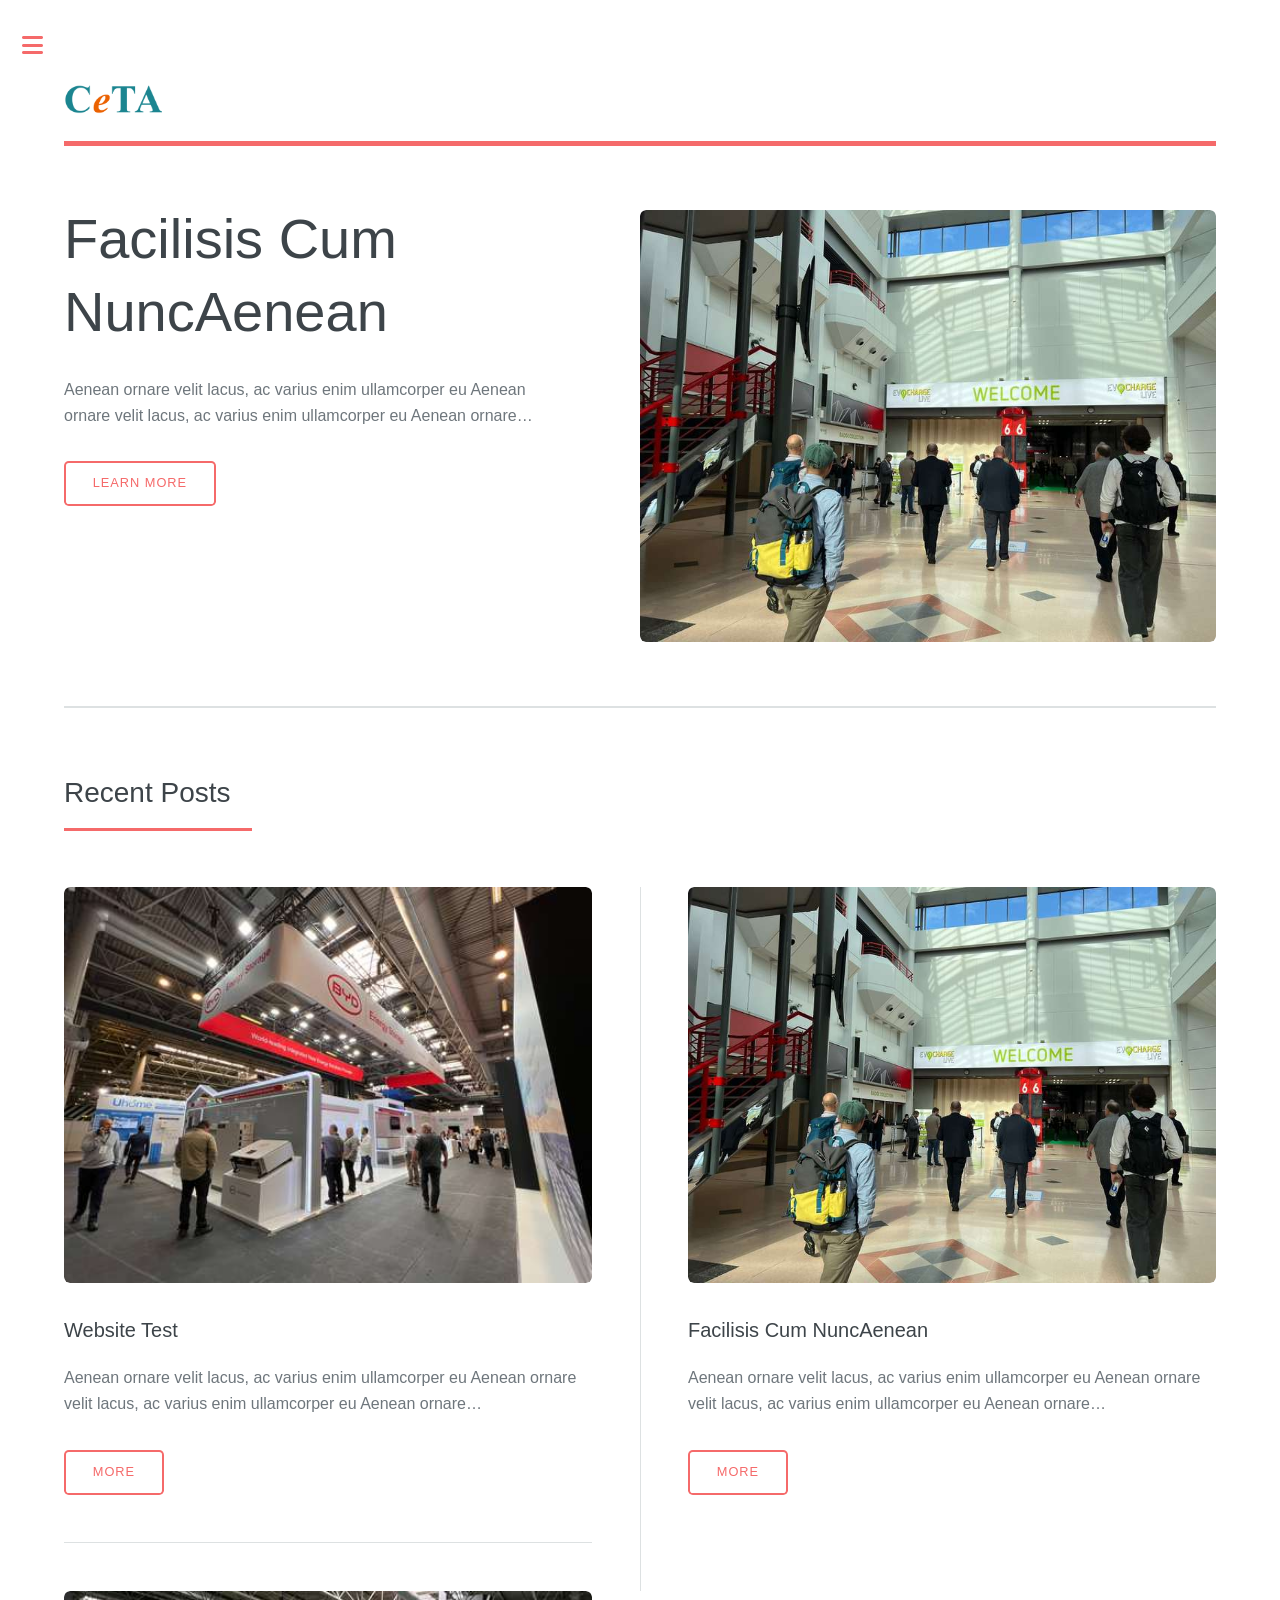
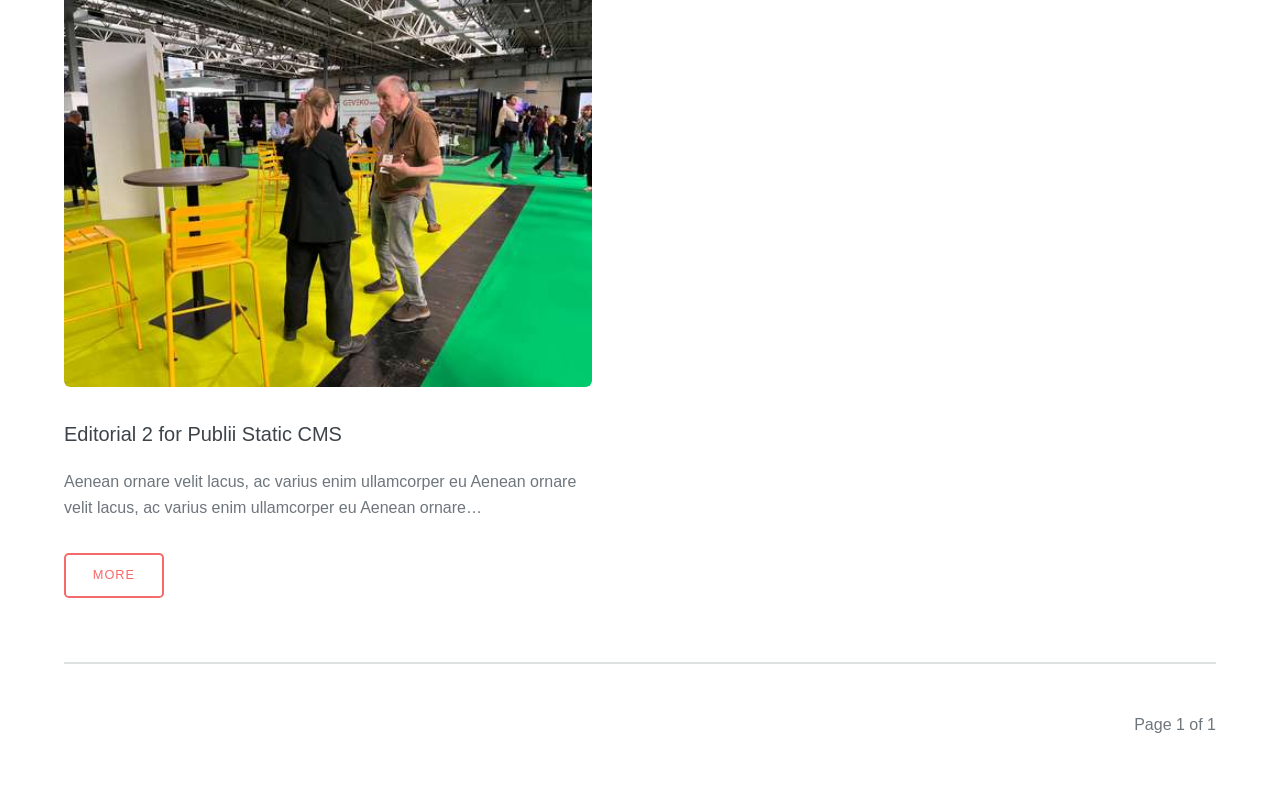
<file: index.html>
<!DOCTYPE html><html lang="en-gb"><head><meta charset="utf-8"><meta http-equiv="X-UA-Compatible" content="IE=edge"><meta name="viewport" content="width=device-width,initial-scale=1,user-scalable=no"><title>Clean Energy Technology Alliance</title><meta name="generator" content="Publii Open-Source CMS for Static Site"><link rel="canonical" href="https://riverreauk-beep.github.io/ceta-uk/"><link rel="alternate" type="application/atom+xml" href="https://riverreauk-beep.github.io/ceta-uk/feed.xml" title="Clean Energy Technology Alliance - RSS"><link rel="alternate" type="application/json" href="https://riverreauk-beep.github.io/ceta-uk/feed.json" title="Clean Energy Technology Alliance - JSON"><meta property="og:title" content="Clean Energy Technology Alliance"><meta property="og:image" content="https://riverreauk-beep.github.io/ceta-uk/media/website/CeTA-logo-Wu-Bei-Jing.png"><meta property="og:image:width" content="567"><meta property="og:image:height" content="260"><meta property="og:site_name" content="Clean Energy Technology Alliance"><meta property="og:description" content=""><meta property="og:url" content="https://riverreauk-beep.github.io/ceta-uk/"><meta property="og:type" content="website"><link rel="stylesheet" href="https://riverreauk-beep.github.io/ceta-uk/assets/css/fontawesome-all.min.css?v&#x3D;85514f933f9e0b82460af63f1a403fa5"><link rel="stylesheet" href="https://riverreauk-beep.github.io/ceta-uk/assets/css/style.css?v&#x3D;0f0c1cea1f9e9253befc2fb3371e8c51"><script type="application/ld+json">{"@context":"http://schema.org","@type":"Organization","name":"Clean Energy Technology Alliance","logo":"https://riverreauk-beep.github.io/ceta-uk/media/website/CeTA-logo-Wu-Bei-Jing.png","url":"https://riverreauk-beep.github.io/ceta-uk/"}</script><noscript><style>img[loading] {
                    opacity: 1;
                }</style></noscript></head><body class="is-preload home-template"><div id="wrapper"><div id="main"><div class="inner"><header id="header"><a class="logo logo-image" href="https://riverreauk-beep.github.io/ceta-uk/"><img src="https://riverreauk-beep.github.io/ceta-uk/media/website/CeTA-logo-Wu-Bei-Jing.png" alt="Clean Energy Technology Alliance" width="567" height="260"></a></header><section id="banner"><div class="content"><header><h1><a href="https://riverreauk-beep.github.io/ceta-uk/facilisis-cum-nunc/">Facilisis Cum NuncAenean</a></h1></header><p>Aenean ornare velit lacus, ac varius enim ullamcorper eu Aenean ornare velit lacus, ac varius enim ullamcorper eu Aenean ornare&hellip;</p><ul class="actions"><li><a href="https://riverreauk-beep.github.io/ceta-uk/facilisis-cum-nunc/" class="button">Learn more</a></li></ul></div><a href="https://riverreauk-beep.github.io/ceta-uk/facilisis-cum-nunc/" class="image object"><img src="https://riverreauk-beep.github.io/ceta-uk/media/posts/5/IMG_7376.JPEG" srcset="https://riverreauk-beep.github.io/ceta-uk/media/posts/5/responsive/IMG_7376-xs.JPEG 300w, https://riverreauk-beep.github.io/ceta-uk/media/posts/5/responsive/IMG_7376-sm.JPEG 480w, https://riverreauk-beep.github.io/ceta-uk/media/posts/5/responsive/IMG_7376-md.JPEG 768w, https://riverreauk-beep.github.io/ceta-uk/media/posts/5/responsive/IMG_7376-lg.JPEG 1024w" sizes="(max-width: 1024px) 100vw, 50vw" loading="lazy" height="1536" width="2048" alt=""></a></section><section><header class="major"><h2>Recent Posts</h2></header><div class="posts"><article><a href="https://riverreauk-beep.github.io/ceta-uk/website-test/" class="image fit"><img src="https://riverreauk-beep.github.io/ceta-uk/media/posts/6/IMG_7402.JPEG" srcset="https://riverreauk-beep.github.io/ceta-uk/media/posts/6/responsive/IMG_7402-xs.JPEG 300w, https://riverreauk-beep.github.io/ceta-uk/media/posts/6/responsive/IMG_7402-sm.JPEG 480w, https://riverreauk-beep.github.io/ceta-uk/media/posts/6/responsive/IMG_7402-md.JPEG 768w" sizes="(max-width: 768px) 100vw, 33vw" loading="lazy" height="1536" width="2048" alt=""></a><h3><a href="https://riverreauk-beep.github.io/ceta-uk/website-test/">Website Test</a></h3><p>Aenean ornare velit lacus, ac varius enim ullamcorper eu Aenean ornare velit lacus, ac varius enim ullamcorper eu Aenean ornare&hellip;</p><ul class="actions"><li><a href="https://riverreauk-beep.github.io/ceta-uk/website-test/" class="button">More</a></li></ul></article><article><a href="https://riverreauk-beep.github.io/ceta-uk/facilisis-cum-nunc/" class="image fit"><img src="https://riverreauk-beep.github.io/ceta-uk/media/posts/5/IMG_7376.JPEG" srcset="https://riverreauk-beep.github.io/ceta-uk/media/posts/5/responsive/IMG_7376-xs.JPEG 300w, https://riverreauk-beep.github.io/ceta-uk/media/posts/5/responsive/IMG_7376-sm.JPEG 480w, https://riverreauk-beep.github.io/ceta-uk/media/posts/5/responsive/IMG_7376-md.JPEG 768w" sizes="(max-width: 768px) 100vw, 33vw" loading="lazy" height="1536" width="2048" alt=""></a><h3><a href="https://riverreauk-beep.github.io/ceta-uk/facilisis-cum-nunc/">Facilisis Cum NuncAenean</a></h3><p>Aenean ornare velit lacus, ac varius enim ullamcorper eu Aenean ornare velit lacus, ac varius enim ullamcorper eu Aenean ornare&hellip;</p><ul class="actions"><li><a href="https://riverreauk-beep.github.io/ceta-uk/facilisis-cum-nunc/" class="button">More</a></li></ul></article><article><a href="https://riverreauk-beep.github.io/ceta-uk/editorial-2-for-publii-static-cms/" class="image fit"><img src="https://riverreauk-beep.github.io/ceta-uk/media/posts/4/IMG_7387.JPEG" srcset="https://riverreauk-beep.github.io/ceta-uk/media/posts/4/responsive/IMG_7387-xs.JPEG 300w, https://riverreauk-beep.github.io/ceta-uk/media/posts/4/responsive/IMG_7387-sm.JPEG 480w, https://riverreauk-beep.github.io/ceta-uk/media/posts/4/responsive/IMG_7387-md.JPEG 768w" sizes="(max-width: 768px) 100vw, 33vw" loading="lazy" height="1536" width="2048" alt=""></a><h3><a href="https://riverreauk-beep.github.io/ceta-uk/editorial-2-for-publii-static-cms/">Editorial 2 for Publii Static CMS</a></h3><p>Aenean ornare velit lacus, ac varius enim ullamcorper eu Aenean ornare velit lacus, ac varius enim ullamcorper eu Aenean ornare&hellip;</p><ul class="actions"><li><a href="https://riverreauk-beep.github.io/ceta-uk/editorial-2-for-publii-static-cms/" class="button">More</a></li></ul></article></div></section><nav class="pagination desc"><small>Page 1 of 1</small></nav></div></div><div id="sidebar"><div class="inner"><nav id="menu"><header class="major"><h2>Menu</h2></header><ul><li class="active"><a href="https://riverreauk-beep.github.io/ceta-uk/" target="_self">HOME</a></li><li class="has-submenu"><a href="https://riverreauk-beep.github.io/ceta-uk/facilisis-cum-nunc/" target="_self" aria-haspopup="true" class="opener">Energy Solutions</a><ul class="submenu level-2" aria-hidden="true"><li><a href="https://riverreauk-beep.github.io/ceta-uk/facilisis-cum-nunc/" target="_blank">Residential EV Charging</a></li><li><a href="https://riverreauk-beep.github.io/ceta-uk/facilisis-cum-nunc/" target="_self">Ultra-Fast EV Charging</a></li></ul></li><li class="has-submenu"><a href="https://riverreauk-beep.github.io/ceta-uk/page-test/" target="_self" aria-haspopup="true" class="opener">Products &amp; Services</a><ul class="submenu level-2" aria-hidden="true"><li><a href="https://riverreauk-beep.github.io/ceta-uk/page-test/" target="_self">AKE - Smart Parking &amp; Charging Systems</a></li></ul></li><li><a href="https://riverreauk-beep.github.io/ceta-uk/page-test/" target="_self">About CeTA</a></li></ul></nav><section><header class="major"><h2>Editor Pick's</h2></header><div class="mini-posts"><article><a href="https://riverreauk-beep.github.io/ceta-uk/facilisis-cum-nunc/" class="image fit"><img src="https://riverreauk-beep.github.io/ceta-uk/media/posts/5/IMG_7376.JPEG" srcset="https://riverreauk-beep.github.io/ceta-uk/media/posts/5/responsive/IMG_7376-xs.JPEG 300w, https://riverreauk-beep.github.io/ceta-uk/media/posts/5/responsive/IMG_7376-sm.JPEG 480w, https://riverreauk-beep.github.io/ceta-uk/media/posts/5/responsive/IMG_7376-md.JPEG 768w" sizes="(max-width: 768px) 100vw, 33vw" loading="lazy" height="1536" width="2048" alt=""></a><h3><a href="https://riverreauk-beep.github.io/ceta-uk/facilisis-cum-nunc/">Facilisis Cum NuncAenean</a></h3><p>Aenean ornare velit lacus, ac varius enim ullamcorper eu Aenean ornare velit lacus, ac varius enim ullamcorper eu Aenean ornare&hellip;</p></article><article><a href="https://riverreauk-beep.github.io/ceta-uk/editorial-2-for-publii-static-cms/" class="image fit"><img src="https://riverreauk-beep.github.io/ceta-uk/media/posts/4/IMG_7387.JPEG" srcset="https://riverreauk-beep.github.io/ceta-uk/media/posts/4/responsive/IMG_7387-xs.JPEG 300w, https://riverreauk-beep.github.io/ceta-uk/media/posts/4/responsive/IMG_7387-sm.JPEG 480w, https://riverreauk-beep.github.io/ceta-uk/media/posts/4/responsive/IMG_7387-md.JPEG 768w" sizes="(max-width: 768px) 100vw, 33vw" loading="lazy" height="1536" width="2048" alt=""></a><h3><a href="https://riverreauk-beep.github.io/ceta-uk/editorial-2-for-publii-static-cms/">Editorial 2 for Publii Static CMS</a></h3><p>Aenean ornare velit lacus, ac varius enim ullamcorper eu Aenean ornare velit lacus, ac varius enim ullamcorper eu Aenean ornare&hellip;</p></article></div><ul class="actions"><li><a href="https://riverreauk-beep.github.io/ceta-uk/tags/test/" class="button">More</a></li></ul></section><section><header class="major"><h2>Get in touch</h2></header><p>Sed varius enim lorem ullamcorper dolore aliquam aenean ornare velit lacus,ac varius enim lorem ullamcorper dolore. Proin sed aliqu facilisis ante interdum. Sed nulla amet lorem feugiat tempus aliquam.</p><ul class="contact"><li class="icon solid fa-envelope"><a href="#">information@untitled.tld</a></li><li class="icon solid fa-phone">(000) 000-0000</li><li class="icon solid fa-home">1234 Somewhere Road #8254<br>Nashville, TN 00000-0000</li></ul></section><footer id="footer"><p class="copyright">© 2013-2026 CeTA / Johnston Plus Ltd. All Rights Reserved. Registered Company No: SC328848. VAT Reg No: GB 917 9045 06.</p></footer></div></div></div><script src="https://riverreauk-beep.github.io/ceta-uk/assets/js/jquery.min.js?v&#x3D;7c14a783dfeb3d238ccd3edd840d82ee"></script><script src="https://riverreauk-beep.github.io/ceta-uk/assets/js/browser.min.js?v&#x3D;c07298dd19048a8a69ad97e754dfe8d0"></script><script src="https://riverreauk-beep.github.io/ceta-uk/assets/js/breakpoints.min.js?v&#x3D;81a479eb099e3b187613943b085923b8"></script><script src="https://riverreauk-beep.github.io/ceta-uk/assets/js/util.min.js?v&#x3D;cbdaf7c20ac2883c77ae23acfbabd47e"></script><script src="https://riverreauk-beep.github.io/ceta-uk/assets/js/main.min.js?v&#x3D;08add7f6d435054ad38ec38d7cf8be40"></script><script>var images=document.querySelectorAll("img[loading]");for(var i=0;i<images.length;i++){if(images[i].complete){images[i].classList.add("is-loaded")}else{images[i].addEventListener("load",function(){this.classList.add("is-loaded")},false)}};</script></body></html>
</file>
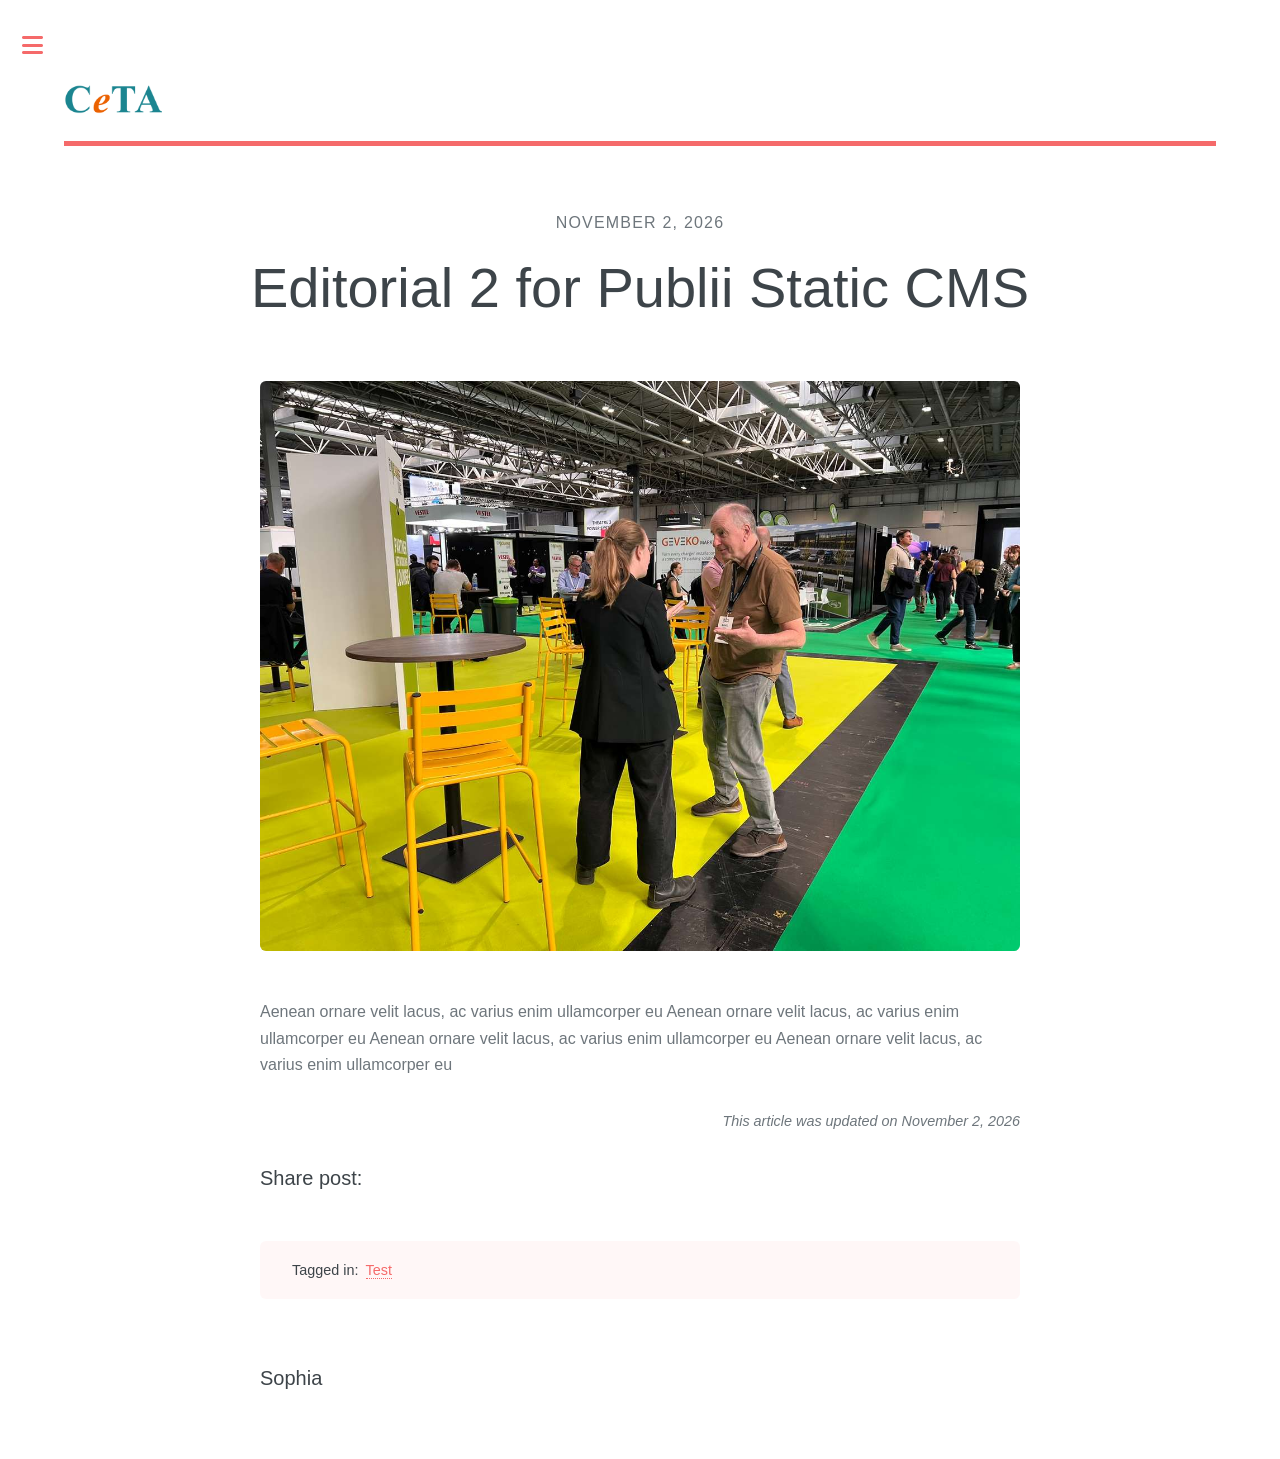
<file: editorial-2-for-publii-static-cms/index.html>
<!DOCTYPE html><html lang="en-gb"><head><meta charset="utf-8"><meta http-equiv="X-UA-Compatible" content="IE=edge"><meta name="viewport" content="width=device-width,initial-scale=1,user-scalable=no"><title>Editorial 2 for Publii Static CMS - Clean Energy Technology Alliance</title><meta name="description" content="Aenean ornare velit lacus, ac varius enim ullamcorper eu Aenean ornare velit lacus, ac varius enim ullamcorper eu Aenean ornare&amp;hellip;"><meta name="generator" content="Publii Open-Source CMS for Static Site"><link rel="canonical" href="https://riverreauk-beep.github.io/ceta-uk/editorial-2-for-publii-static-cms/"><link rel="alternate" type="application/atom+xml" href="https://riverreauk-beep.github.io/ceta-uk/feed.xml" title="Clean Energy Technology Alliance - RSS"><link rel="alternate" type="application/json" href="https://riverreauk-beep.github.io/ceta-uk/feed.json" title="Clean Energy Technology Alliance - JSON"><meta property="og:title" content="Editorial 2 for Publii Static CMS"><meta property="og:image" content="https://riverreauk-beep.github.io/ceta-uk/media/posts/4/IMG_7387.JPEG"><meta property="og:image:width" content="2048"><meta property="og:image:height" content="1536"><meta property="og:site_name" content="Clean Energy Technology Alliance"><meta property="og:description" content="Aenean ornare velit lacus, ac varius enim ullamcorper eu Aenean ornare velit lacus, ac varius enim ullamcorper eu Aenean ornare&amp;hellip;"><meta property="og:url" content="https://riverreauk-beep.github.io/ceta-uk/editorial-2-for-publii-static-cms/"><meta property="og:type" content="article"><link rel="stylesheet" href="https://riverreauk-beep.github.io/ceta-uk/assets/css/fontawesome-all.min.css?v&#x3D;85514f933f9e0b82460af63f1a403fa5"><link rel="stylesheet" href="https://riverreauk-beep.github.io/ceta-uk/assets/css/style.css?v&#x3D;0f0c1cea1f9e9253befc2fb3371e8c51"><script type="application/ld+json">{"@context":"http://schema.org","@type":"Article","mainEntityOfPage":{"@type":"WebPage","@id":"https://riverreauk-beep.github.io/ceta-uk/editorial-2-for-publii-static-cms/"},"headline":"Editorial 2 for Publii Static CMS","datePublished":"2026-11-02T14:04+00:00","dateModified":"2026-11-02T15:17+00:00","image":{"@type":"ImageObject","url":"https://riverreauk-beep.github.io/ceta-uk/media/posts/4/IMG_7387.JPEG","height":1536,"width":2048},"description":"Aenean ornare velit lacus, ac varius enim ullamcorper eu Aenean ornare velit lacus, ac varius enim ullamcorper eu Aenean ornare&hellip;","author":{"@type":"Person","name":"Sophia","url":"https://riverreauk-beep.github.io/ceta-uk/authors/sophia/"},"publisher":{"@type":"Organization","name":"Sophia","logo":{"@type":"ImageObject","url":"https://riverreauk-beep.github.io/ceta-uk/media/website/CeTA-logo-Wu-Bei-Jing.png","height":260,"width":567}}}</script><noscript><style>img[loading] {
                    opacity: 1;
                }</style></noscript></head><body class="is-preload post-template"><div id="wrapper"><div id="main"><div class="inner"><header id="header"><a class="logo logo-image" href="https://riverreauk-beep.github.io/ceta-uk/"><img src="https://riverreauk-beep.github.io/ceta-uk/media/website/CeTA-logo-Wu-Bei-Jing.png" alt="Clean Energy Technology Alliance" width="567" height="260"></a></header><article class="post"><header class="main post__header"><time datetime="2026-11-02T14:04" class="post__date">November 2, 2026</time><h1>Editorial 2 for Publii Static CMS</h1></header><figure class="image main normal"><img src="https://riverreauk-beep.github.io/ceta-uk/media/posts/4/IMG_7387.JPEG" srcset="https://riverreauk-beep.github.io/ceta-uk/media/posts/4/responsive/IMG_7387-xs.JPEG 300w, https://riverreauk-beep.github.io/ceta-uk/media/posts/4/responsive/IMG_7387-sm.JPEG 480w, https://riverreauk-beep.github.io/ceta-uk/media/posts/4/responsive/IMG_7387-md.JPEG 768w, https://riverreauk-beep.github.io/ceta-uk/media/posts/4/responsive/IMG_7387-lg.JPEG 1024w, https://riverreauk-beep.github.io/ceta-uk/media/posts/4/responsive/IMG_7387-xl.JPEG 1360w, https://riverreauk-beep.github.io/ceta-uk/media/posts/4/responsive/IMG_7387-xxl.JPEG 1600w" sizes="(max-width: 1600px) 100vw, 1600px" loading="lazy" height="1536" width="2048" alt=""></figure><div class="post__inner post__entry"><p>Aenean ornare velit lacus, ac varius enim ullamcorper eu Aenean ornare velit lacus, ac varius enim ullamcorper eu Aenean ornare velit lacus, ac varius enim ullamcorper eu Aenean ornare velit lacus, ac varius enim ullamcorper eu </p></div><footer class="post__inner post__footer"><p class="post__last-updated">This article was updated on November 2, 2026</p><div class="post__share"><h3>Share post:</h3></div><div class="post__tag"><ul><li><strong>Tagged in:</strong></li><li><a href="https://riverreauk-beep.github.io/ceta-uk/tags/test/">Test</a></li></ul></div><div class="post__bio"><div><h3><a href="https://riverreauk-beep.github.io/ceta-uk/authors/sophia/" class="invert" rel="author">Sophia</a></h3></div></div></footer></article></div></div><div id="sidebar"><div class="inner"><nav id="menu"><header class="major"><h2>Menu</h2></header><ul><li><a href="https://riverreauk-beep.github.io/ceta-uk/" target="_self">HOME</a></li><li class="has-submenu"><a href="https://riverreauk-beep.github.io/ceta-uk/facilisis-cum-nunc/" target="_self" aria-haspopup="true" class="opener">Energy Solutions</a><ul class="submenu level-2" aria-hidden="true"><li><a href="https://riverreauk-beep.github.io/ceta-uk/facilisis-cum-nunc/" target="_blank">Residential EV Charging</a></li><li><a href="https://riverreauk-beep.github.io/ceta-uk/facilisis-cum-nunc/" target="_self">Ultra-Fast EV Charging</a></li></ul></li><li class="has-submenu"><a href="https://riverreauk-beep.github.io/ceta-uk/page-test/" target="_self" aria-haspopup="true" class="opener">Products &amp; Services</a><ul class="submenu level-2" aria-hidden="true"><li><a href="https://riverreauk-beep.github.io/ceta-uk/page-test/" target="_self">AKE - Smart Parking &amp; Charging Systems</a></li></ul></li><li><a href="https://riverreauk-beep.github.io/ceta-uk/page-test/" target="_self">About CeTA</a></li></ul></nav><section><header class="major"><h2>Editor Pick's</h2></header><div class="mini-posts"><article><a href="https://riverreauk-beep.github.io/ceta-uk/facilisis-cum-nunc/" class="image fit"><img src="https://riverreauk-beep.github.io/ceta-uk/media/posts/5/IMG_7376.JPEG" srcset="https://riverreauk-beep.github.io/ceta-uk/media/posts/5/responsive/IMG_7376-xs.JPEG 300w, https://riverreauk-beep.github.io/ceta-uk/media/posts/5/responsive/IMG_7376-sm.JPEG 480w, https://riverreauk-beep.github.io/ceta-uk/media/posts/5/responsive/IMG_7376-md.JPEG 768w" sizes="(max-width: 768px) 100vw, 33vw" loading="lazy" height="1536" width="2048" alt=""></a><h3><a href="https://riverreauk-beep.github.io/ceta-uk/facilisis-cum-nunc/">Facilisis Cum NuncAenean</a></h3><p>Aenean ornare velit lacus, ac varius enim ullamcorper eu Aenean ornare velit lacus, ac varius enim ullamcorper eu Aenean ornare&hellip;</p></article><article><a href="https://riverreauk-beep.github.io/ceta-uk/editorial-2-for-publii-static-cms/" class="image fit"><img src="https://riverreauk-beep.github.io/ceta-uk/media/posts/4/IMG_7387.JPEG" srcset="https://riverreauk-beep.github.io/ceta-uk/media/posts/4/responsive/IMG_7387-xs.JPEG 300w, https://riverreauk-beep.github.io/ceta-uk/media/posts/4/responsive/IMG_7387-sm.JPEG 480w, https://riverreauk-beep.github.io/ceta-uk/media/posts/4/responsive/IMG_7387-md.JPEG 768w" sizes="(max-width: 768px) 100vw, 33vw" loading="lazy" height="1536" width="2048" alt=""></a><h3><a href="https://riverreauk-beep.github.io/ceta-uk/editorial-2-for-publii-static-cms/">Editorial 2 for Publii Static CMS</a></h3><p>Aenean ornare velit lacus, ac varius enim ullamcorper eu Aenean ornare velit lacus, ac varius enim ullamcorper eu Aenean ornare&hellip;</p></article></div><ul class="actions"><li><a href="https://riverreauk-beep.github.io/ceta-uk/tags/test/" class="button">More</a></li></ul></section><section><header class="major"><h2>Get in touch</h2></header><p>Sed varius enim lorem ullamcorper dolore aliquam aenean ornare velit lacus,ac varius enim lorem ullamcorper dolore. Proin sed aliqu facilisis ante interdum. Sed nulla amet lorem feugiat tempus aliquam.</p><ul class="contact"><li class="icon solid fa-envelope"><a href="#">information@untitled.tld</a></li><li class="icon solid fa-phone">(000) 000-0000</li><li class="icon solid fa-home">1234 Somewhere Road #8254<br>Nashville, TN 00000-0000</li></ul></section><footer id="footer"><p class="copyright">© 2013-2026 CeTA / Johnston Plus Ltd. All Rights Reserved. Registered Company No: SC328848. VAT Reg No: GB 917 9045 06.</p></footer></div></div></div><script src="https://riverreauk-beep.github.io/ceta-uk/assets/js/jquery.min.js?v&#x3D;7c14a783dfeb3d238ccd3edd840d82ee"></script><script src="https://riverreauk-beep.github.io/ceta-uk/assets/js/browser.min.js?v&#x3D;c07298dd19048a8a69ad97e754dfe8d0"></script><script src="https://riverreauk-beep.github.io/ceta-uk/assets/js/breakpoints.min.js?v&#x3D;81a479eb099e3b187613943b085923b8"></script><script src="https://riverreauk-beep.github.io/ceta-uk/assets/js/util.min.js?v&#x3D;cbdaf7c20ac2883c77ae23acfbabd47e"></script><script src="https://riverreauk-beep.github.io/ceta-uk/assets/js/main.min.js?v&#x3D;08add7f6d435054ad38ec38d7cf8be40"></script><script>var images=document.querySelectorAll("img[loading]");for(var i=0;i<images.length;i++){if(images[i].complete){images[i].classList.add("is-loaded")}else{images[i].addEventListener("load",function(){this.classList.add("is-loaded")},false)}};</script></body></html>
</file>
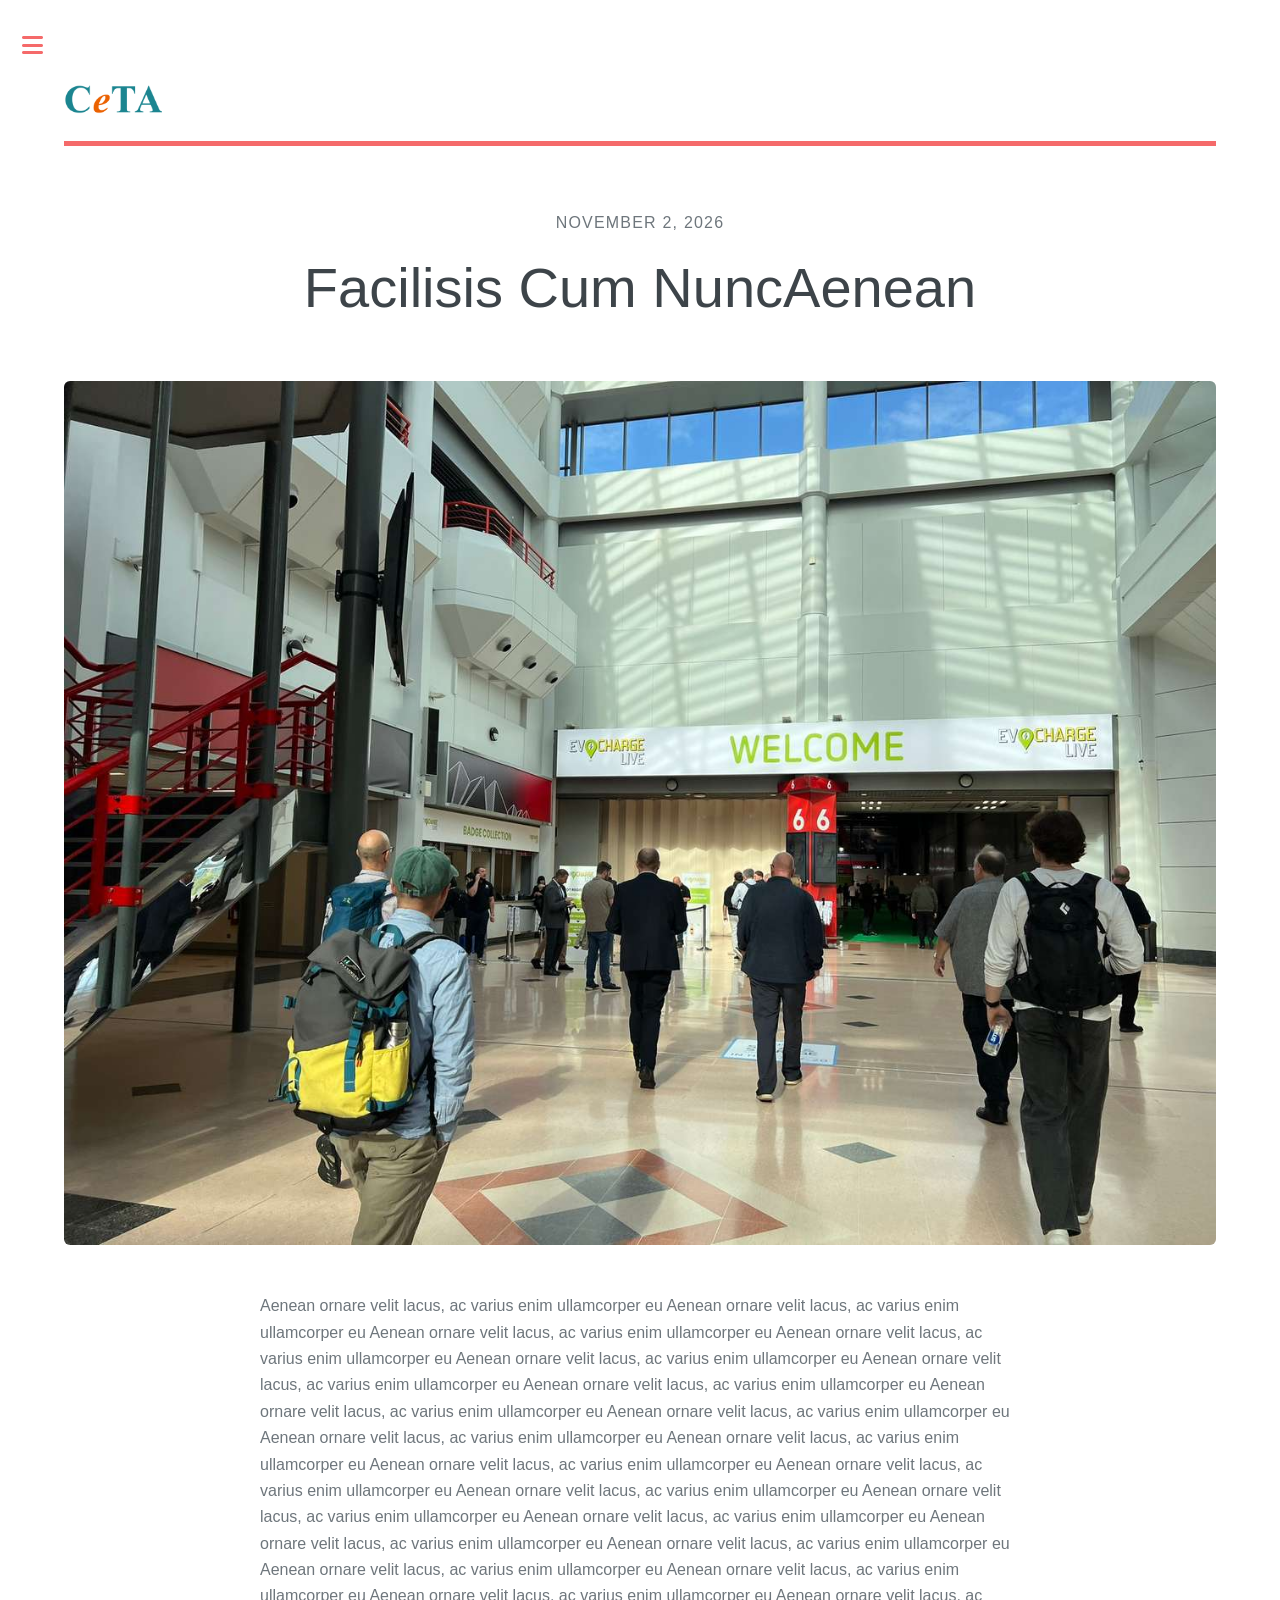
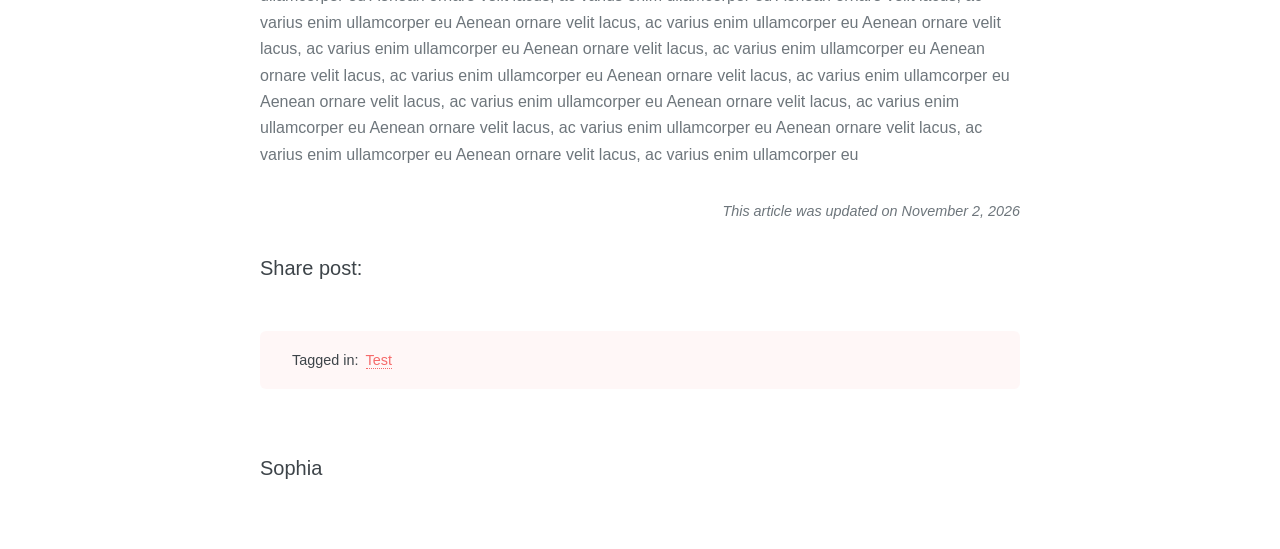
<file: facilisis-cum-nunc/index.html>
<!DOCTYPE html><html lang="en-gb"><head><meta charset="utf-8"><meta http-equiv="X-UA-Compatible" content="IE=edge"><meta name="viewport" content="width=device-width,initial-scale=1,user-scalable=no"><title>Facilisis Cum NuncAenean - Clean Energy Technology Alliance</title><meta name="description" content="Aenean ornare velit lacus, ac varius enim ullamcorper eu Aenean ornare velit lacus, ac varius enim ullamcorper eu Aenean ornare&amp;hellip;"><meta name="generator" content="Publii Open-Source CMS for Static Site"><link rel="canonical" href="https://riverreauk-beep.github.io/ceta-uk/facilisis-cum-nunc/"><link rel="alternate" type="application/atom+xml" href="https://riverreauk-beep.github.io/ceta-uk/feed.xml" title="Clean Energy Technology Alliance - RSS"><link rel="alternate" type="application/json" href="https://riverreauk-beep.github.io/ceta-uk/feed.json" title="Clean Energy Technology Alliance - JSON"><meta property="og:title" content="Facilisis Cum NuncAenean"><meta property="og:image" content="https://riverreauk-beep.github.io/ceta-uk/media/posts/5/IMG_7376.JPEG"><meta property="og:image:width" content="2048"><meta property="og:image:height" content="1536"><meta property="og:site_name" content="Clean Energy Technology Alliance"><meta property="og:description" content="Aenean ornare velit lacus, ac varius enim ullamcorper eu Aenean ornare velit lacus, ac varius enim ullamcorper eu Aenean ornare&amp;hellip;"><meta property="og:url" content="https://riverreauk-beep.github.io/ceta-uk/facilisis-cum-nunc/"><meta property="og:type" content="article"><link rel="stylesheet" href="https://riverreauk-beep.github.io/ceta-uk/assets/css/fontawesome-all.min.css?v&#x3D;85514f933f9e0b82460af63f1a403fa5"><link rel="stylesheet" href="https://riverreauk-beep.github.io/ceta-uk/assets/css/style.css?v&#x3D;0f0c1cea1f9e9253befc2fb3371e8c51"><script type="application/ld+json">{"@context":"http://schema.org","@type":"Article","mainEntityOfPage":{"@type":"WebPage","@id":"https://riverreauk-beep.github.io/ceta-uk/facilisis-cum-nunc/"},"headline":"Facilisis Cum NuncAenean","datePublished":"2026-11-02T14:16+00:00","dateModified":"2026-11-02T16:05+00:00","image":{"@type":"ImageObject","url":"https://riverreauk-beep.github.io/ceta-uk/media/posts/5/IMG_7376.JPEG","height":1536,"width":2048},"description":"Aenean ornare velit lacus, ac varius enim ullamcorper eu Aenean ornare velit lacus, ac varius enim ullamcorper eu Aenean ornare&hellip;","author":{"@type":"Person","name":"Sophia","url":"https://riverreauk-beep.github.io/ceta-uk/authors/sophia/"},"publisher":{"@type":"Organization","name":"Sophia","logo":{"@type":"ImageObject","url":"https://riverreauk-beep.github.io/ceta-uk/media/website/CeTA-logo-Wu-Bei-Jing.png","height":260,"width":567}}}</script><noscript><style>img[loading] {
                    opacity: 1;
                }</style></noscript></head><body class="is-preload post-template"><div id="wrapper"><div id="main"><div class="inner"><header id="header"><a class="logo logo-image" href="https://riverreauk-beep.github.io/ceta-uk/"><img src="https://riverreauk-beep.github.io/ceta-uk/media/website/CeTA-logo-Wu-Bei-Jing.png" alt="Clean Energy Technology Alliance" width="567" height="260"></a></header><article class="post"><header class="main post__header"><time datetime="2026-11-02T14:16" class="post__date">November 2, 2026</time><h1>Facilisis Cum NuncAenean</h1></header><figure class="image main"><img src="https://riverreauk-beep.github.io/ceta-uk/media/posts/5/IMG_7376.JPEG" srcset="https://riverreauk-beep.github.io/ceta-uk/media/posts/5/responsive/IMG_7376-xs.JPEG 300w, https://riverreauk-beep.github.io/ceta-uk/media/posts/5/responsive/IMG_7376-sm.JPEG 480w, https://riverreauk-beep.github.io/ceta-uk/media/posts/5/responsive/IMG_7376-md.JPEG 768w, https://riverreauk-beep.github.io/ceta-uk/media/posts/5/responsive/IMG_7376-lg.JPEG 1024w, https://riverreauk-beep.github.io/ceta-uk/media/posts/5/responsive/IMG_7376-xl.JPEG 1360w, https://riverreauk-beep.github.io/ceta-uk/media/posts/5/responsive/IMG_7376-xxl.JPEG 1600w" sizes="(max-width: 1600px) 100vw, 1600px" loading="lazy" height="1536" width="2048" alt=""></figure><div class="post__inner post__entry"><p>Aenean ornare velit lacus, ac varius enim ullamcorper eu Aenean ornare velit lacus, ac varius enim ullamcorper eu Aenean ornare velit lacus, ac varius enim ullamcorper eu Aenean ornare velit lacus, ac varius enim ullamcorper eu Aenean ornare velit lacus, ac varius enim ullamcorper eu Aenean ornare velit lacus, ac varius enim ullamcorper eu Aenean ornare velit lacus, ac varius enim ullamcorper eu Aenean ornare velit lacus, ac varius enim ullamcorper eu Aenean ornare velit lacus, ac varius enim ullamcorper eu Aenean ornare velit lacus, ac varius enim ullamcorper eu Aenean ornare velit lacus, ac varius enim ullamcorper eu Aenean ornare velit lacus, ac varius enim ullamcorper eu Aenean ornare velit lacus, ac varius enim ullamcorper eu Aenean ornare velit lacus, ac varius enim ullamcorper eu Aenean ornare velit lacus, ac varius enim ullamcorper eu Aenean ornare velit lacus, ac varius enim ullamcorper eu Aenean ornare velit lacus, ac varius enim ullamcorper eu Aenean ornare velit lacus, ac varius enim ullamcorper eu Aenean ornare velit lacus, ac varius enim ullamcorper eu Aenean ornare velit lacus, ac varius enim ullamcorper eu Aenean ornare velit lacus, ac varius enim ullamcorper eu Aenean ornare velit lacus, ac varius enim ullamcorper eu Aenean ornare velit lacus, ac varius enim ullamcorper eu Aenean ornare velit lacus, ac varius enim ullamcorper eu Aenean ornare velit lacus, ac varius enim ullamcorper eu Aenean ornare velit lacus, ac varius enim ullamcorper eu Aenean ornare velit lacus, ac varius enim ullamcorper eu Aenean ornare velit lacus, ac varius enim ullamcorper eu Aenean ornare velit lacus, ac varius enim ullamcorper eu Aenean ornare velit lacus, ac varius enim ullamcorper eu Aenean ornare velit lacus, ac varius enim ullamcorper eu Aenean ornare velit lacus, ac varius enim ullamcorper eu </p></div><footer class="post__inner post__footer"><p class="post__last-updated">This article was updated on November 2, 2026</p><div class="post__share"><h3>Share post:</h3></div><div class="post__tag"><ul><li><strong>Tagged in:</strong></li><li><a href="https://riverreauk-beep.github.io/ceta-uk/tags/test/">Test</a></li></ul></div><div class="post__bio"><div><h3><a href="https://riverreauk-beep.github.io/ceta-uk/authors/sophia/" class="invert" rel="author">Sophia</a></h3></div></div></footer></article></div></div><div id="sidebar"><div class="inner"><nav id="menu"><header class="major"><h2>Menu</h2></header><ul><li><a href="https://riverreauk-beep.github.io/ceta-uk/" target="_self">HOME</a></li><li class="active-parent has-submenu"><a href="https://riverreauk-beep.github.io/ceta-uk/facilisis-cum-nunc/" target="_self" aria-haspopup="true" class="opener">Energy Solutions</a><ul class="submenu level-2" aria-hidden="true"><li class="active"><a href="https://riverreauk-beep.github.io/ceta-uk/facilisis-cum-nunc/" target="_blank">Residential EV Charging</a></li><li class="active"><a href="https://riverreauk-beep.github.io/ceta-uk/facilisis-cum-nunc/" target="_self">Ultra-Fast EV Charging</a></li></ul></li><li class="has-submenu"><a href="https://riverreauk-beep.github.io/ceta-uk/page-test/" target="_self" aria-haspopup="true" class="opener">Products &amp; Services</a><ul class="submenu level-2" aria-hidden="true"><li><a href="https://riverreauk-beep.github.io/ceta-uk/page-test/" target="_self">AKE - Smart Parking &amp; Charging Systems</a></li></ul></li><li><a href="https://riverreauk-beep.github.io/ceta-uk/page-test/" target="_self">About CeTA</a></li></ul></nav><section><header class="major"><h2>Editor Pick's</h2></header><div class="mini-posts"><article><a href="https://riverreauk-beep.github.io/ceta-uk/facilisis-cum-nunc/" class="image fit"><img src="https://riverreauk-beep.github.io/ceta-uk/media/posts/5/IMG_7376.JPEG" srcset="https://riverreauk-beep.github.io/ceta-uk/media/posts/5/responsive/IMG_7376-xs.JPEG 300w, https://riverreauk-beep.github.io/ceta-uk/media/posts/5/responsive/IMG_7376-sm.JPEG 480w, https://riverreauk-beep.github.io/ceta-uk/media/posts/5/responsive/IMG_7376-md.JPEG 768w" sizes="(max-width: 768px) 100vw, 33vw" loading="lazy" height="1536" width="2048" alt=""></a><h3><a href="https://riverreauk-beep.github.io/ceta-uk/facilisis-cum-nunc/">Facilisis Cum NuncAenean</a></h3><p>Aenean ornare velit lacus, ac varius enim ullamcorper eu Aenean ornare velit lacus, ac varius enim ullamcorper eu Aenean ornare&hellip;</p></article><article><a href="https://riverreauk-beep.github.io/ceta-uk/editorial-2-for-publii-static-cms/" class="image fit"><img src="https://riverreauk-beep.github.io/ceta-uk/media/posts/4/IMG_7387.JPEG" srcset="https://riverreauk-beep.github.io/ceta-uk/media/posts/4/responsive/IMG_7387-xs.JPEG 300w, https://riverreauk-beep.github.io/ceta-uk/media/posts/4/responsive/IMG_7387-sm.JPEG 480w, https://riverreauk-beep.github.io/ceta-uk/media/posts/4/responsive/IMG_7387-md.JPEG 768w" sizes="(max-width: 768px) 100vw, 33vw" loading="lazy" height="1536" width="2048" alt=""></a><h3><a href="https://riverreauk-beep.github.io/ceta-uk/editorial-2-for-publii-static-cms/">Editorial 2 for Publii Static CMS</a></h3><p>Aenean ornare velit lacus, ac varius enim ullamcorper eu Aenean ornare velit lacus, ac varius enim ullamcorper eu Aenean ornare&hellip;</p></article></div><ul class="actions"><li><a href="https://riverreauk-beep.github.io/ceta-uk/tags/test/" class="button">More</a></li></ul></section><section><header class="major"><h2>Get in touch</h2></header><p>Sed varius enim lorem ullamcorper dolore aliquam aenean ornare velit lacus,ac varius enim lorem ullamcorper dolore. Proin sed aliqu facilisis ante interdum. Sed nulla amet lorem feugiat tempus aliquam.</p><ul class="contact"><li class="icon solid fa-envelope"><a href="#">information@untitled.tld</a></li><li class="icon solid fa-phone">(000) 000-0000</li><li class="icon solid fa-home">1234 Somewhere Road #8254<br>Nashville, TN 00000-0000</li></ul></section><footer id="footer"><p class="copyright">© 2013-2026 CeTA / Johnston Plus Ltd. All Rights Reserved. Registered Company No: SC328848. VAT Reg No: GB 917 9045 06.</p></footer></div></div></div><script src="https://riverreauk-beep.github.io/ceta-uk/assets/js/jquery.min.js?v&#x3D;7c14a783dfeb3d238ccd3edd840d82ee"></script><script src="https://riverreauk-beep.github.io/ceta-uk/assets/js/browser.min.js?v&#x3D;c07298dd19048a8a69ad97e754dfe8d0"></script><script src="https://riverreauk-beep.github.io/ceta-uk/assets/js/breakpoints.min.js?v&#x3D;81a479eb099e3b187613943b085923b8"></script><script src="https://riverreauk-beep.github.io/ceta-uk/assets/js/util.min.js?v&#x3D;cbdaf7c20ac2883c77ae23acfbabd47e"></script><script src="https://riverreauk-beep.github.io/ceta-uk/assets/js/main.min.js?v&#x3D;08add7f6d435054ad38ec38d7cf8be40"></script><script>var images=document.querySelectorAll("img[loading]");for(var i=0;i<images.length;i++){if(images[i].complete){images[i].classList.add("is-loaded")}else{images[i].addEventListener("load",function(){this.classList.add("is-loaded")},false)}};</script></body></html>
</file>
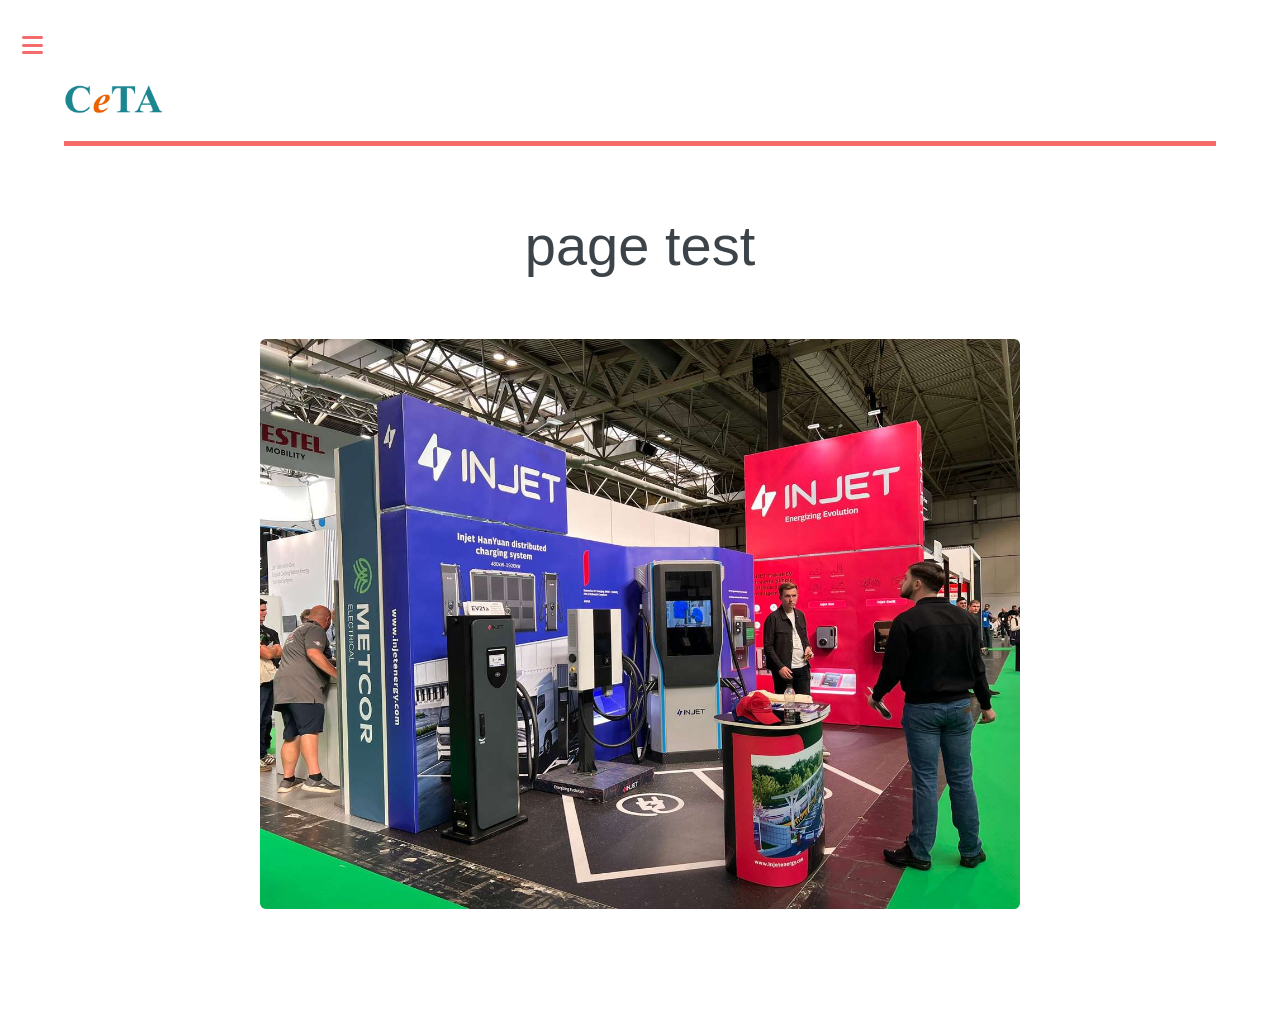
<file: page-test/index.html>
<!DOCTYPE html><html lang="en-gb"><head><meta charset="utf-8"><meta http-equiv="X-UA-Compatible" content="IE=edge"><meta name="viewport" content="width=device-width,initial-scale=1,user-scalable=no"><title>page test - Clean Energy Technology Alliance</title><meta name="generator" content="Publii Open-Source CMS for Static Site"><link rel="canonical" href="https://riverreauk-beep.github.io/ceta-uk/page-test/"><link rel="alternate" type="application/atom+xml" href="https://riverreauk-beep.github.io/ceta-uk/feed.xml" title="Clean Energy Technology Alliance - RSS"><link rel="alternate" type="application/json" href="https://riverreauk-beep.github.io/ceta-uk/feed.json" title="Clean Energy Technology Alliance - JSON"><meta property="og:title" content="page test"><meta property="og:image" content="https://riverreauk-beep.github.io/ceta-uk/media/posts/7/IMG_7393.JPEG"><meta property="og:image:width" content="2048"><meta property="og:image:height" content="1536"><meta property="og:site_name" content="Clean Energy Technology Alliance"><meta property="og:description" content=""><meta property="og:url" content="https://riverreauk-beep.github.io/ceta-uk/page-test/"><meta property="og:type" content="article"><link rel="stylesheet" href="https://riverreauk-beep.github.io/ceta-uk/assets/css/fontawesome-all.min.css?v&#x3D;85514f933f9e0b82460af63f1a403fa5"><link rel="stylesheet" href="https://riverreauk-beep.github.io/ceta-uk/assets/css/style.css?v&#x3D;0f0c1cea1f9e9253befc2fb3371e8c51"><script type="application/ld+json">{"@context":"http://schema.org","@type":"Article","mainEntityOfPage":{"@type":"WebPage","@id":"https://riverreauk-beep.github.io/ceta-uk/page-test/"},"headline":"page test","datePublished":"2026-11-02T14:32+00:00","dateModified":"2026-11-02T15:18+00:00","image":{"@type":"ImageObject","url":"https://riverreauk-beep.github.io/ceta-uk/media/posts/7/IMG_7393.JPEG","height":1536,"width":2048},"description":"","author":{"@type":"Person","name":"Sophia","url":"https://riverreauk-beep.github.io/ceta-uk/authors/sophia/"},"publisher":{"@type":"Organization","name":"Sophia","logo":{"@type":"ImageObject","url":"https://riverreauk-beep.github.io/ceta-uk/media/website/CeTA-logo-Wu-Bei-Jing.png","height":260,"width":567}}}</script><noscript><style>img[loading] {
                    opacity: 1;
                }</style></noscript></head><body class="is-preload page-template"><div id="wrapper"><div id="main"><div class="inner"><header id="header"><a class="logo logo-image" href="https://riverreauk-beep.github.io/ceta-uk/"><img src="https://riverreauk-beep.github.io/ceta-uk/media/website/CeTA-logo-Wu-Bei-Jing.png" alt="Clean Energy Technology Alliance" width="567" height="260"></a></header><article class="post"><header class="main post__header"><h1>page test</h1></header><figure class="image main normal"><img src="https://riverreauk-beep.github.io/ceta-uk/media/posts/7/IMG_7393.JPEG" srcset="https://riverreauk-beep.github.io/ceta-uk/media/posts/7/responsive/IMG_7393-xs.JPEG 300w, https://riverreauk-beep.github.io/ceta-uk/media/posts/7/responsive/IMG_7393-sm.JPEG 480w, https://riverreauk-beep.github.io/ceta-uk/media/posts/7/responsive/IMG_7393-md.JPEG 768w, https://riverreauk-beep.github.io/ceta-uk/media/posts/7/responsive/IMG_7393-lg.JPEG 1024w, https://riverreauk-beep.github.io/ceta-uk/media/posts/7/responsive/IMG_7393-xl.JPEG 1360w, https://riverreauk-beep.github.io/ceta-uk/media/posts/7/responsive/IMG_7393-xxl.JPEG 1600w" sizes="(max-width: 1600px) 100vw, 1600px" loading="lazy" height="1536" width="2048" alt=""></figure><div class="post__inner post__entry"></div></article></div></div><div id="sidebar"><div class="inner"><nav id="menu"><header class="major"><h2>Menu</h2></header><ul><li><a href="https://riverreauk-beep.github.io/ceta-uk/" target="_self">HOME</a></li><li class="has-submenu"><a href="https://riverreauk-beep.github.io/ceta-uk/facilisis-cum-nunc/" target="_self" aria-haspopup="true" class="opener">Energy Solutions</a><ul class="submenu level-2" aria-hidden="true"><li><a href="https://riverreauk-beep.github.io/ceta-uk/facilisis-cum-nunc/" target="_blank">Residential EV Charging</a></li><li><a href="https://riverreauk-beep.github.io/ceta-uk/facilisis-cum-nunc/" target="_self">Ultra-Fast EV Charging</a></li></ul></li><li class="active-parent has-submenu"><a href="https://riverreauk-beep.github.io/ceta-uk/page-test/" target="_self" aria-haspopup="true" class="opener">Products &amp; Services</a><ul class="submenu level-2" aria-hidden="true"><li class="active"><a href="https://riverreauk-beep.github.io/ceta-uk/page-test/" target="_self">AKE - Smart Parking &amp; Charging Systems</a></li></ul></li><li class="active"><a href="https://riverreauk-beep.github.io/ceta-uk/page-test/" target="_self">About CeTA</a></li></ul></nav><section><header class="major"><h2>Editor Pick's</h2></header><div class="mini-posts"><article><a href="https://riverreauk-beep.github.io/ceta-uk/facilisis-cum-nunc/" class="image fit"><img src="https://riverreauk-beep.github.io/ceta-uk/media/posts/5/IMG_7376.JPEG" srcset="https://riverreauk-beep.github.io/ceta-uk/media/posts/5/responsive/IMG_7376-xs.JPEG 300w, https://riverreauk-beep.github.io/ceta-uk/media/posts/5/responsive/IMG_7376-sm.JPEG 480w, https://riverreauk-beep.github.io/ceta-uk/media/posts/5/responsive/IMG_7376-md.JPEG 768w" sizes="(max-width: 768px) 100vw, 33vw" loading="lazy" height="1536" width="2048" alt=""></a><h3><a href="https://riverreauk-beep.github.io/ceta-uk/facilisis-cum-nunc/">Facilisis Cum NuncAenean</a></h3><p>Aenean ornare velit lacus, ac varius enim ullamcorper eu Aenean ornare velit lacus, ac varius enim ullamcorper eu Aenean ornare&hellip;</p></article><article><a href="https://riverreauk-beep.github.io/ceta-uk/editorial-2-for-publii-static-cms/" class="image fit"><img src="https://riverreauk-beep.github.io/ceta-uk/media/posts/4/IMG_7387.JPEG" srcset="https://riverreauk-beep.github.io/ceta-uk/media/posts/4/responsive/IMG_7387-xs.JPEG 300w, https://riverreauk-beep.github.io/ceta-uk/media/posts/4/responsive/IMG_7387-sm.JPEG 480w, https://riverreauk-beep.github.io/ceta-uk/media/posts/4/responsive/IMG_7387-md.JPEG 768w" sizes="(max-width: 768px) 100vw, 33vw" loading="lazy" height="1536" width="2048" alt=""></a><h3><a href="https://riverreauk-beep.github.io/ceta-uk/editorial-2-for-publii-static-cms/">Editorial 2 for Publii Static CMS</a></h3><p>Aenean ornare velit lacus, ac varius enim ullamcorper eu Aenean ornare velit lacus, ac varius enim ullamcorper eu Aenean ornare&hellip;</p></article></div><ul class="actions"><li><a href="https://riverreauk-beep.github.io/ceta-uk/tags/test/" class="button">More</a></li></ul></section><section><header class="major"><h2>Get in touch</h2></header><p>Sed varius enim lorem ullamcorper dolore aliquam aenean ornare velit lacus,ac varius enim lorem ullamcorper dolore. Proin sed aliqu facilisis ante interdum. Sed nulla amet lorem feugiat tempus aliquam.</p><ul class="contact"><li class="icon solid fa-envelope"><a href="#">information@untitled.tld</a></li><li class="icon solid fa-phone">(000) 000-0000</li><li class="icon solid fa-home">1234 Somewhere Road #8254<br>Nashville, TN 00000-0000</li></ul></section><footer id="footer"><p class="copyright">© 2013-2026 CeTA / Johnston Plus Ltd. All Rights Reserved. Registered Company No: SC328848. VAT Reg No: GB 917 9045 06.</p></footer></div></div></div><script src="https://riverreauk-beep.github.io/ceta-uk/assets/js/jquery.min.js?v&#x3D;7c14a783dfeb3d238ccd3edd840d82ee"></script><script src="https://riverreauk-beep.github.io/ceta-uk/assets/js/browser.min.js?v&#x3D;c07298dd19048a8a69ad97e754dfe8d0"></script><script src="https://riverreauk-beep.github.io/ceta-uk/assets/js/breakpoints.min.js?v&#x3D;81a479eb099e3b187613943b085923b8"></script><script src="https://riverreauk-beep.github.io/ceta-uk/assets/js/util.min.js?v&#x3D;cbdaf7c20ac2883c77ae23acfbabd47e"></script><script src="https://riverreauk-beep.github.io/ceta-uk/assets/js/main.min.js?v&#x3D;08add7f6d435054ad38ec38d7cf8be40"></script><script>var images=document.querySelectorAll("img[loading]");for(var i=0;i<images.length;i++){if(images[i].complete){images[i].classList.add("is-loaded")}else{images[i].addEventListener("load",function(){this.classList.add("is-loaded")},false)}};</script></body></html>
</file>
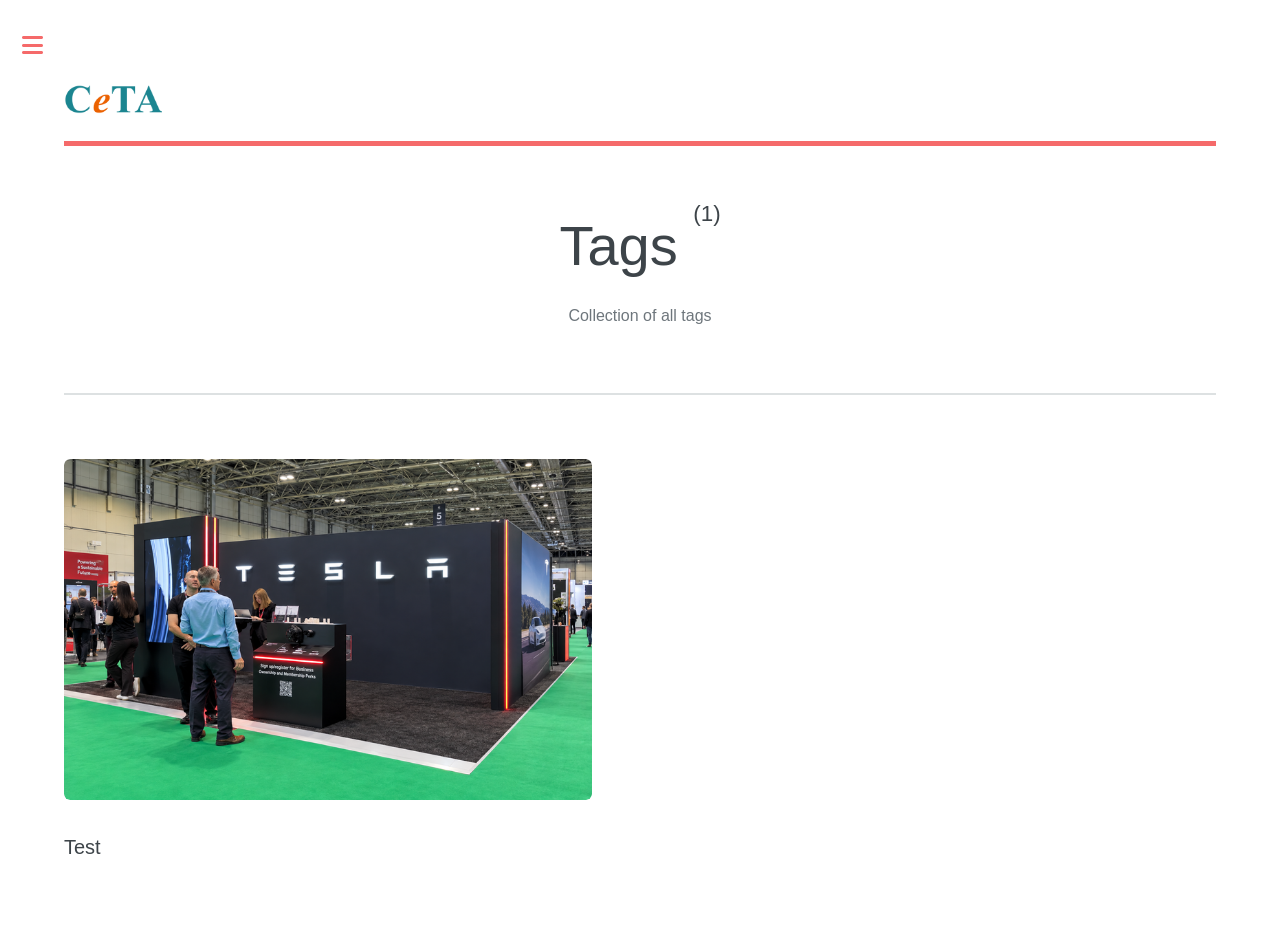
<file: tags/index.html>
<!DOCTYPE html><html lang="en-gb"><head><meta charset="utf-8"><meta http-equiv="X-UA-Compatible" content="IE=edge"><meta name="viewport" content="width=device-width,initial-scale=1,user-scalable=no"><title>All tags - Clean Energy Technology Alliance</title><meta name="robots" content="noindex, follow"><meta name="generator" content="Publii Open-Source CMS for Static Site"><link rel="alternate" type="application/atom+xml" href="https://riverreauk-beep.github.io/ceta-uk/feed.xml" title="Clean Energy Technology Alliance - RSS"><link rel="alternate" type="application/json" href="https://riverreauk-beep.github.io/ceta-uk/feed.json" title="Clean Energy Technology Alliance - JSON"><meta property="og:title" content="Clean Energy Technology Alliance"><meta property="og:image" content="https://riverreauk-beep.github.io/ceta-uk/media/website/CeTA-logo-Wu-Bei-Jing.png"><meta property="og:image:width" content="567"><meta property="og:image:height" content="260"><meta property="og:site_name" content="Clean Energy Technology Alliance"><meta property="og:description" content=""><meta property="og:url" content="https://riverreauk-beep.github.io/ceta-uk/tags/"><meta property="og:type" content="website"><link rel="stylesheet" href="https://riverreauk-beep.github.io/ceta-uk/assets/css/fontawesome-all.min.css?v&#x3D;85514f933f9e0b82460af63f1a403fa5"><link rel="stylesheet" href="https://riverreauk-beep.github.io/ceta-uk/assets/css/style.css?v&#x3D;0f0c1cea1f9e9253befc2fb3371e8c51"><script type="application/ld+json">{"@context":"http://schema.org","@type":"Organization","name":"Clean Energy Technology Alliance","logo":"https://riverreauk-beep.github.io/ceta-uk/media/website/CeTA-logo-Wu-Bei-Jing.png","url":"https://riverreauk-beep.github.io/ceta-uk/"}</script><noscript><style>img[loading] {
                    opacity: 1;
                }</style></noscript></head><body class="is-preload tags-template"><div id="wrapper"><div id="main"><div class="inner"><header id="header"><a class="logo logo-image" href="https://riverreauk-beep.github.io/ceta-uk/"><img src="https://riverreauk-beep.github.io/ceta-uk/media/website/CeTA-logo-Wu-Bei-Jing.png" alt="Clean Energy Technology Alliance" width="567" height="260"></a></header><div class="page-header"><h1>Tags <sup>(1)</sup></h1><p>Collection of all tags</p></div><section><div class="posts"><article><a href="https://riverreauk-beep.github.io/ceta-uk/tags/test/" class="image fit"><img src="https://riverreauk-beep.github.io/ceta-uk/media/tags/1/ChatGPT-Image-Sep-25-2026-03_12_07-PM.png" srcset="https://riverreauk-beep.github.io/ceta-uk/media/tags/1/responsive/ChatGPT-Image-Sep-25-2026-03_12_07-PM-xs.png 300w, https://riverreauk-beep.github.io/ceta-uk/media/tags/1/responsive/ChatGPT-Image-Sep-25-2026-03_12_07-PM-sm2.png 480w, https://riverreauk-beep.github.io/ceta-uk/media/tags/1/responsive/ChatGPT-Image-Sep-25-2026-03_12_07-PM-sm.png 768w" sizes="(max-width: 768px) 100vw, 768px" loading="lazy" height="1008" width="1561" alt=""></a><h3><a href="https://riverreauk-beep.github.io/ceta-uk/tags/test/">Test</a></h3></article></div></section></div></div><div id="sidebar"><div class="inner"><nav id="menu"><header class="major"><h2>Menu</h2></header><ul><li><a href="https://riverreauk-beep.github.io/ceta-uk/" target="_self">HOME</a></li><li class="has-submenu"><a href="https://riverreauk-beep.github.io/ceta-uk/facilisis-cum-nunc/" target="_self" aria-haspopup="true" class="opener">Energy Solutions</a><ul class="submenu level-2" aria-hidden="true"><li><a href="https://riverreauk-beep.github.io/ceta-uk/facilisis-cum-nunc/" target="_blank">Residential EV Charging</a></li><li><a href="https://riverreauk-beep.github.io/ceta-uk/facilisis-cum-nunc/" target="_self">Ultra-Fast EV Charging</a></li></ul></li><li class="has-submenu"><a href="https://riverreauk-beep.github.io/ceta-uk/page-test/" target="_self" aria-haspopup="true" class="opener">Products &amp; Services</a><ul class="submenu level-2" aria-hidden="true"><li><a href="https://riverreauk-beep.github.io/ceta-uk/page-test/" target="_self">AKE - Smart Parking &amp; Charging Systems</a></li></ul></li><li><a href="https://riverreauk-beep.github.io/ceta-uk/page-test/" target="_self">About CeTA</a></li></ul></nav><section><header class="major"><h2>Editor Pick's</h2></header><div class="mini-posts"><article><a href="https://riverreauk-beep.github.io/ceta-uk/facilisis-cum-nunc/" class="image fit"><img src="https://riverreauk-beep.github.io/ceta-uk/media/posts/5/IMG_7376.JPEG" srcset="https://riverreauk-beep.github.io/ceta-uk/media/posts/5/responsive/IMG_7376-xs.JPEG 300w, https://riverreauk-beep.github.io/ceta-uk/media/posts/5/responsive/IMG_7376-sm.JPEG 480w, https://riverreauk-beep.github.io/ceta-uk/media/posts/5/responsive/IMG_7376-md.JPEG 768w" sizes="(max-width: 768px) 100vw, 33vw" loading="lazy" height="1536" width="2048" alt=""></a><h3><a href="https://riverreauk-beep.github.io/ceta-uk/facilisis-cum-nunc/">Facilisis Cum NuncAenean</a></h3><p>Aenean ornare velit lacus, ac varius enim ullamcorper eu Aenean ornare velit lacus, ac varius enim ullamcorper eu Aenean ornare&hellip;</p></article><article><a href="https://riverreauk-beep.github.io/ceta-uk/editorial-2-for-publii-static-cms/" class="image fit"><img src="https://riverreauk-beep.github.io/ceta-uk/media/posts/4/IMG_7387.JPEG" srcset="https://riverreauk-beep.github.io/ceta-uk/media/posts/4/responsive/IMG_7387-xs.JPEG 300w, https://riverreauk-beep.github.io/ceta-uk/media/posts/4/responsive/IMG_7387-sm.JPEG 480w, https://riverreauk-beep.github.io/ceta-uk/media/posts/4/responsive/IMG_7387-md.JPEG 768w" sizes="(max-width: 768px) 100vw, 33vw" loading="lazy" height="1536" width="2048" alt=""></a><h3><a href="https://riverreauk-beep.github.io/ceta-uk/editorial-2-for-publii-static-cms/">Editorial 2 for Publii Static CMS</a></h3><p>Aenean ornare velit lacus, ac varius enim ullamcorper eu Aenean ornare velit lacus, ac varius enim ullamcorper eu Aenean ornare&hellip;</p></article></div><ul class="actions"><li><a href="https://riverreauk-beep.github.io/ceta-uk/tags/test/" class="button">More</a></li></ul></section><section><header class="major"><h2>Get in touch</h2></header><p>Sed varius enim lorem ullamcorper dolore aliquam aenean ornare velit lacus,ac varius enim lorem ullamcorper dolore. Proin sed aliqu facilisis ante interdum. Sed nulla amet lorem feugiat tempus aliquam.</p><ul class="contact"><li class="icon solid fa-envelope"><a href="#">information@untitled.tld</a></li><li class="icon solid fa-phone">(000) 000-0000</li><li class="icon solid fa-home">1234 Somewhere Road #8254<br>Nashville, TN 00000-0000</li></ul></section><footer id="footer"><p class="copyright">© 2013-2026 CeTA / Johnston Plus Ltd. All Rights Reserved. Registered Company No: SC328848. VAT Reg No: GB 917 9045 06.</p></footer></div></div></div><script src="https://riverreauk-beep.github.io/ceta-uk/assets/js/jquery.min.js?v&#x3D;7c14a783dfeb3d238ccd3edd840d82ee"></script><script src="https://riverreauk-beep.github.io/ceta-uk/assets/js/browser.min.js?v&#x3D;c07298dd19048a8a69ad97e754dfe8d0"></script><script src="https://riverreauk-beep.github.io/ceta-uk/assets/js/breakpoints.min.js?v&#x3D;81a479eb099e3b187613943b085923b8"></script><script src="https://riverreauk-beep.github.io/ceta-uk/assets/js/util.min.js?v&#x3D;cbdaf7c20ac2883c77ae23acfbabd47e"></script><script src="https://riverreauk-beep.github.io/ceta-uk/assets/js/main.min.js?v&#x3D;08add7f6d435054ad38ec38d7cf8be40"></script><script>var images=document.querySelectorAll("img[loading]");for(var i=0;i<images.length;i++){if(images[i].complete){images[i].classList.add("is-loaded")}else{images[i].addEventListener("load",function(){this.classList.add("is-loaded")},false)}};</script></body></html>
</file>
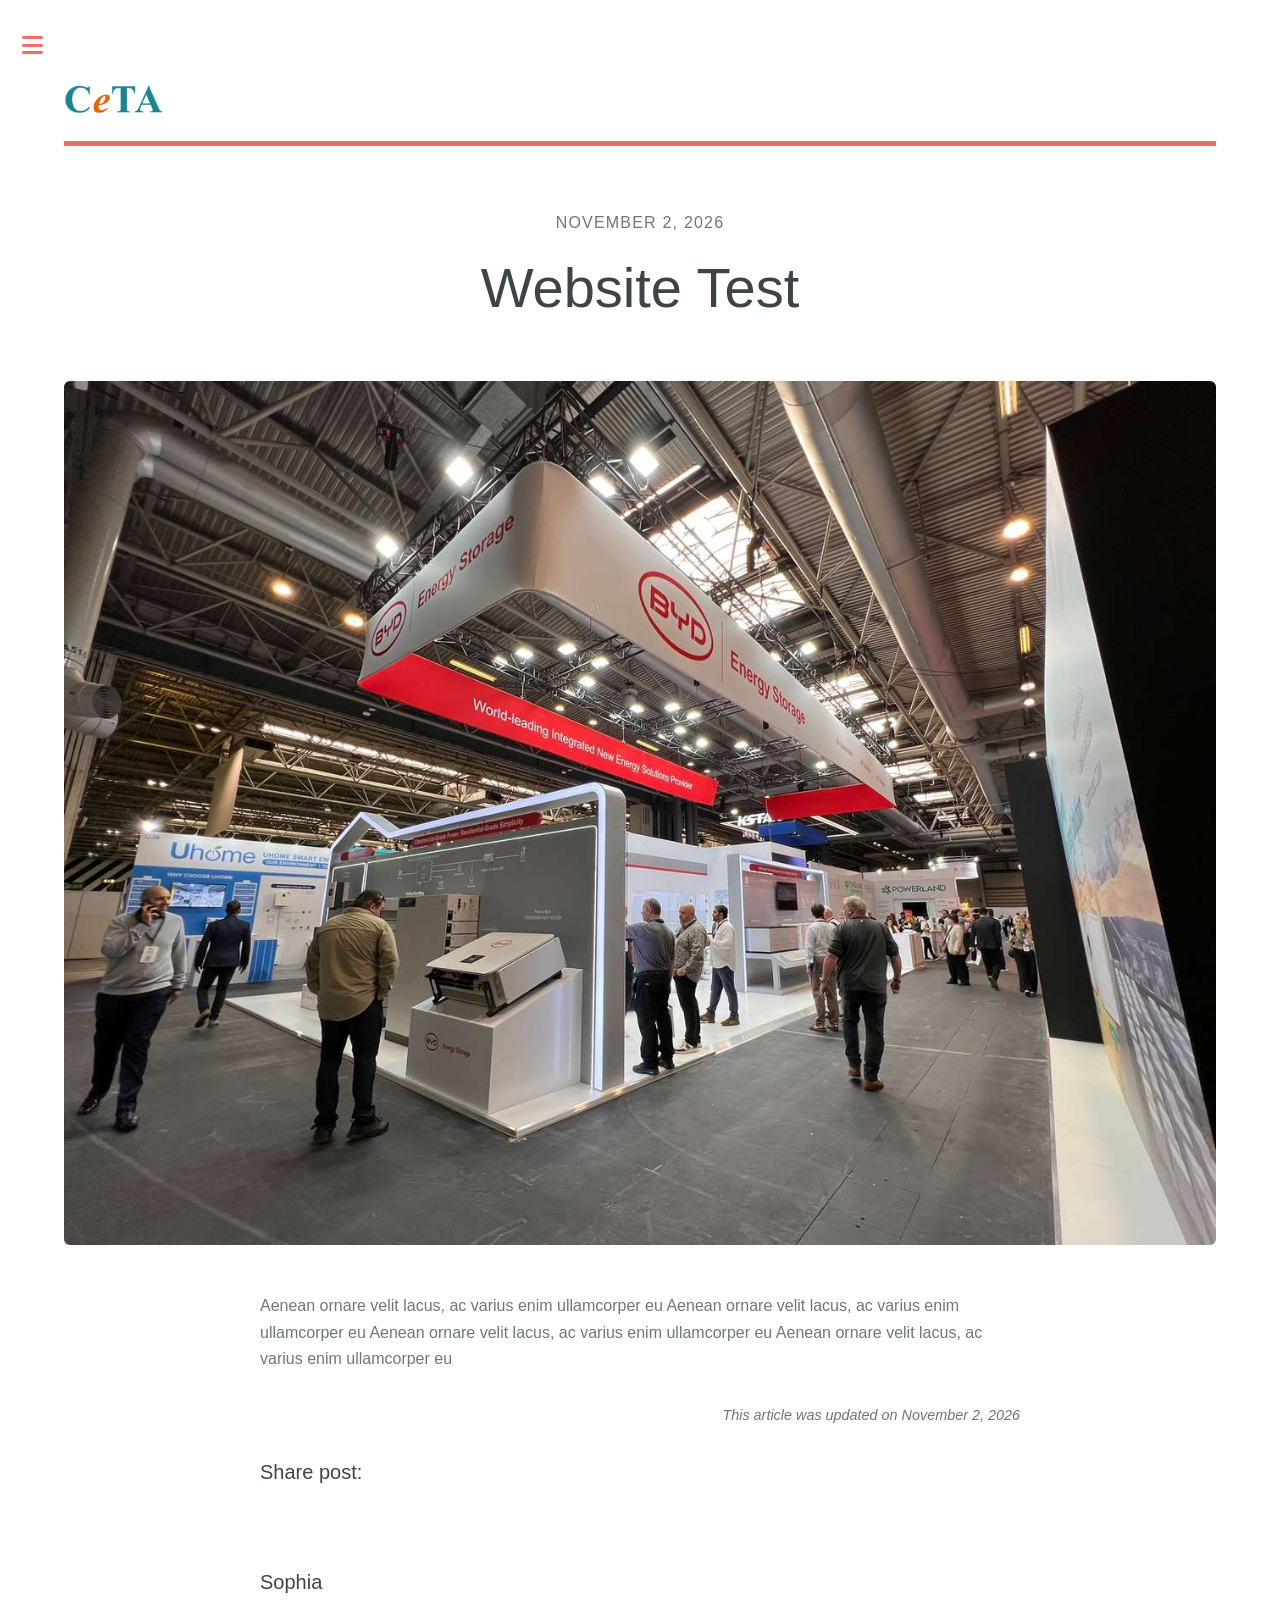
<file: website-test/index.html>
<!DOCTYPE html><html lang="en-gb"><head><meta charset="utf-8"><meta http-equiv="X-UA-Compatible" content="IE=edge"><meta name="viewport" content="width=device-width,initial-scale=1,user-scalable=no"><title>Website Test - Clean Energy Technology Alliance</title><meta name="description" content="Aenean ornare velit lacus, ac varius enim ullamcorper eu Aenean ornare velit lacus, ac varius enim ullamcorper eu Aenean ornare&amp;hellip;"><meta name="generator" content="Publii Open-Source CMS for Static Site"><link rel="canonical" href="https://riverreauk-beep.github.io/ceta-uk/website-test/"><link rel="alternate" type="application/atom+xml" href="https://riverreauk-beep.github.io/ceta-uk/feed.xml" title="Clean Energy Technology Alliance - RSS"><link rel="alternate" type="application/json" href="https://riverreauk-beep.github.io/ceta-uk/feed.json" title="Clean Energy Technology Alliance - JSON"><meta property="og:title" content="Website Test"><meta property="og:image" content="https://riverreauk-beep.github.io/ceta-uk/media/posts/6/IMG_7402.JPEG"><meta property="og:image:width" content="2048"><meta property="og:image:height" content="1536"><meta property="og:site_name" content="Clean Energy Technology Alliance"><meta property="og:description" content="Aenean ornare velit lacus, ac varius enim ullamcorper eu Aenean ornare velit lacus, ac varius enim ullamcorper eu Aenean ornare&amp;hellip;"><meta property="og:url" content="https://riverreauk-beep.github.io/ceta-uk/website-test/"><meta property="og:type" content="article"><link rel="stylesheet" href="https://riverreauk-beep.github.io/ceta-uk/assets/css/fontawesome-all.min.css?v&#x3D;85514f933f9e0b82460af63f1a403fa5"><link rel="stylesheet" href="https://riverreauk-beep.github.io/ceta-uk/assets/css/style.css?v&#x3D;0f0c1cea1f9e9253befc2fb3371e8c51"><script type="application/ld+json">{"@context":"http://schema.org","@type":"Article","mainEntityOfPage":{"@type":"WebPage","@id":"https://riverreauk-beep.github.io/ceta-uk/website-test/"},"headline":"Website Test","datePublished":"2026-11-02T14:18+00:00","dateModified":"2026-11-02T14:19+00:00","image":{"@type":"ImageObject","url":"https://riverreauk-beep.github.io/ceta-uk/media/posts/6/IMG_7402.JPEG","height":1536,"width":2048},"description":"Aenean ornare velit lacus, ac varius enim ullamcorper eu Aenean ornare velit lacus, ac varius enim ullamcorper eu Aenean ornare&hellip;","author":{"@type":"Person","name":"Sophia","url":"https://riverreauk-beep.github.io/ceta-uk/authors/sophia/"},"publisher":{"@type":"Organization","name":"Sophia","logo":{"@type":"ImageObject","url":"https://riverreauk-beep.github.io/ceta-uk/media/website/CeTA-logo-Wu-Bei-Jing.png","height":260,"width":567}}}</script><noscript><style>img[loading] {
                    opacity: 1;
                }</style></noscript></head><body class="is-preload post-template"><div id="wrapper"><div id="main"><div class="inner"><header id="header"><a class="logo logo-image" href="https://riverreauk-beep.github.io/ceta-uk/"><img src="https://riverreauk-beep.github.io/ceta-uk/media/website/CeTA-logo-Wu-Bei-Jing.png" alt="Clean Energy Technology Alliance" width="567" height="260"></a></header><article class="post"><header class="main post__header"><time datetime="2026-11-02T14:18" class="post__date">November 2, 2026</time><h1>Website Test</h1></header><figure class="image main"><img src="https://riverreauk-beep.github.io/ceta-uk/media/posts/6/IMG_7402.JPEG" srcset="https://riverreauk-beep.github.io/ceta-uk/media/posts/6/responsive/IMG_7402-xs.JPEG 300w, https://riverreauk-beep.github.io/ceta-uk/media/posts/6/responsive/IMG_7402-sm.JPEG 480w, https://riverreauk-beep.github.io/ceta-uk/media/posts/6/responsive/IMG_7402-md.JPEG 768w, https://riverreauk-beep.github.io/ceta-uk/media/posts/6/responsive/IMG_7402-lg.JPEG 1024w, https://riverreauk-beep.github.io/ceta-uk/media/posts/6/responsive/IMG_7402-xl.JPEG 1360w, https://riverreauk-beep.github.io/ceta-uk/media/posts/6/responsive/IMG_7402-xxl.JPEG 1600w" sizes="(max-width: 1600px) 100vw, 1600px" loading="lazy" height="1536" width="2048" alt=""></figure><div class="post__inner post__entry"><p>Aenean ornare velit lacus, ac varius enim ullamcorper eu Aenean ornare velit lacus, ac varius enim ullamcorper eu Aenean ornare velit lacus, ac varius enim ullamcorper eu Aenean ornare velit lacus, ac varius enim ullamcorper eu </p></div><footer class="post__inner post__footer"><p class="post__last-updated">This article was updated on November 2, 2026</p><div class="post__share"><h3>Share post:</h3></div><div class="post__bio"><div><h3><a href="https://riverreauk-beep.github.io/ceta-uk/authors/sophia/" class="invert" rel="author">Sophia</a></h3></div></div></footer></article></div></div><div id="sidebar"><div class="inner"><nav id="menu"><header class="major"><h2>Menu</h2></header><ul><li><a href="https://riverreauk-beep.github.io/ceta-uk/" target="_self">HOME</a></li><li class="has-submenu"><a href="https://riverreauk-beep.github.io/ceta-uk/facilisis-cum-nunc/" target="_self" aria-haspopup="true" class="opener">Energy Solutions</a><ul class="submenu level-2" aria-hidden="true"><li><a href="https://riverreauk-beep.github.io/ceta-uk/facilisis-cum-nunc/" target="_blank">Residential EV Charging</a></li><li><a href="https://riverreauk-beep.github.io/ceta-uk/facilisis-cum-nunc/" target="_self">Ultra-Fast EV Charging</a></li></ul></li><li class="has-submenu"><a href="https://riverreauk-beep.github.io/ceta-uk/page-test/" target="_self" aria-haspopup="true" class="opener">Products &amp; Services</a><ul class="submenu level-2" aria-hidden="true"><li><a href="https://riverreauk-beep.github.io/ceta-uk/page-test/" target="_self">AKE - Smart Parking &amp; Charging Systems</a></li></ul></li><li><a href="https://riverreauk-beep.github.io/ceta-uk/page-test/" target="_self">About CeTA</a></li></ul></nav><section><header class="major"><h2>Editor Pick's</h2></header><div class="mini-posts"><article><a href="https://riverreauk-beep.github.io/ceta-uk/facilisis-cum-nunc/" class="image fit"><img src="https://riverreauk-beep.github.io/ceta-uk/media/posts/5/IMG_7376.JPEG" srcset="https://riverreauk-beep.github.io/ceta-uk/media/posts/5/responsive/IMG_7376-xs.JPEG 300w, https://riverreauk-beep.github.io/ceta-uk/media/posts/5/responsive/IMG_7376-sm.JPEG 480w, https://riverreauk-beep.github.io/ceta-uk/media/posts/5/responsive/IMG_7376-md.JPEG 768w" sizes="(max-width: 768px) 100vw, 33vw" loading="lazy" height="1536" width="2048" alt=""></a><h3><a href="https://riverreauk-beep.github.io/ceta-uk/facilisis-cum-nunc/">Facilisis Cum NuncAenean</a></h3><p>Aenean ornare velit lacus, ac varius enim ullamcorper eu Aenean ornare velit lacus, ac varius enim ullamcorper eu Aenean ornare&hellip;</p></article><article><a href="https://riverreauk-beep.github.io/ceta-uk/editorial-2-for-publii-static-cms/" class="image fit"><img src="https://riverreauk-beep.github.io/ceta-uk/media/posts/4/IMG_7387.JPEG" srcset="https://riverreauk-beep.github.io/ceta-uk/media/posts/4/responsive/IMG_7387-xs.JPEG 300w, https://riverreauk-beep.github.io/ceta-uk/media/posts/4/responsive/IMG_7387-sm.JPEG 480w, https://riverreauk-beep.github.io/ceta-uk/media/posts/4/responsive/IMG_7387-md.JPEG 768w" sizes="(max-width: 768px) 100vw, 33vw" loading="lazy" height="1536" width="2048" alt=""></a><h3><a href="https://riverreauk-beep.github.io/ceta-uk/editorial-2-for-publii-static-cms/">Editorial 2 for Publii Static CMS</a></h3><p>Aenean ornare velit lacus, ac varius enim ullamcorper eu Aenean ornare velit lacus, ac varius enim ullamcorper eu Aenean ornare&hellip;</p></article></div><ul class="actions"><li><a href="https://riverreauk-beep.github.io/ceta-uk/tags/test/" class="button">More</a></li></ul></section><section><header class="major"><h2>Get in touch</h2></header><p>Sed varius enim lorem ullamcorper dolore aliquam aenean ornare velit lacus,ac varius enim lorem ullamcorper dolore. Proin sed aliqu facilisis ante interdum. Sed nulla amet lorem feugiat tempus aliquam.</p><ul class="contact"><li class="icon solid fa-envelope"><a href="#">information@untitled.tld</a></li><li class="icon solid fa-phone">(000) 000-0000</li><li class="icon solid fa-home">1234 Somewhere Road #8254<br>Nashville, TN 00000-0000</li></ul></section><footer id="footer"><p class="copyright">© 2013-2026 CeTA / Johnston Plus Ltd. All Rights Reserved. Registered Company No: SC328848. VAT Reg No: GB 917 9045 06.</p></footer></div></div></div><script src="https://riverreauk-beep.github.io/ceta-uk/assets/js/jquery.min.js?v&#x3D;7c14a783dfeb3d238ccd3edd840d82ee"></script><script src="https://riverreauk-beep.github.io/ceta-uk/assets/js/browser.min.js?v&#x3D;c07298dd19048a8a69ad97e754dfe8d0"></script><script src="https://riverreauk-beep.github.io/ceta-uk/assets/js/breakpoints.min.js?v&#x3D;81a479eb099e3b187613943b085923b8"></script><script src="https://riverreauk-beep.github.io/ceta-uk/assets/js/util.min.js?v&#x3D;cbdaf7c20ac2883c77ae23acfbabd47e"></script><script src="https://riverreauk-beep.github.io/ceta-uk/assets/js/main.min.js?v&#x3D;08add7f6d435054ad38ec38d7cf8be40"></script><script>var images=document.querySelectorAll("img[loading]");for(var i=0;i<images.length;i++){if(images[i].complete){images[i].classList.add("is-loaded")}else{images[i].addEventListener("load",function(){this.classList.add("is-loaded")},false)}};</script></body></html>
</file>
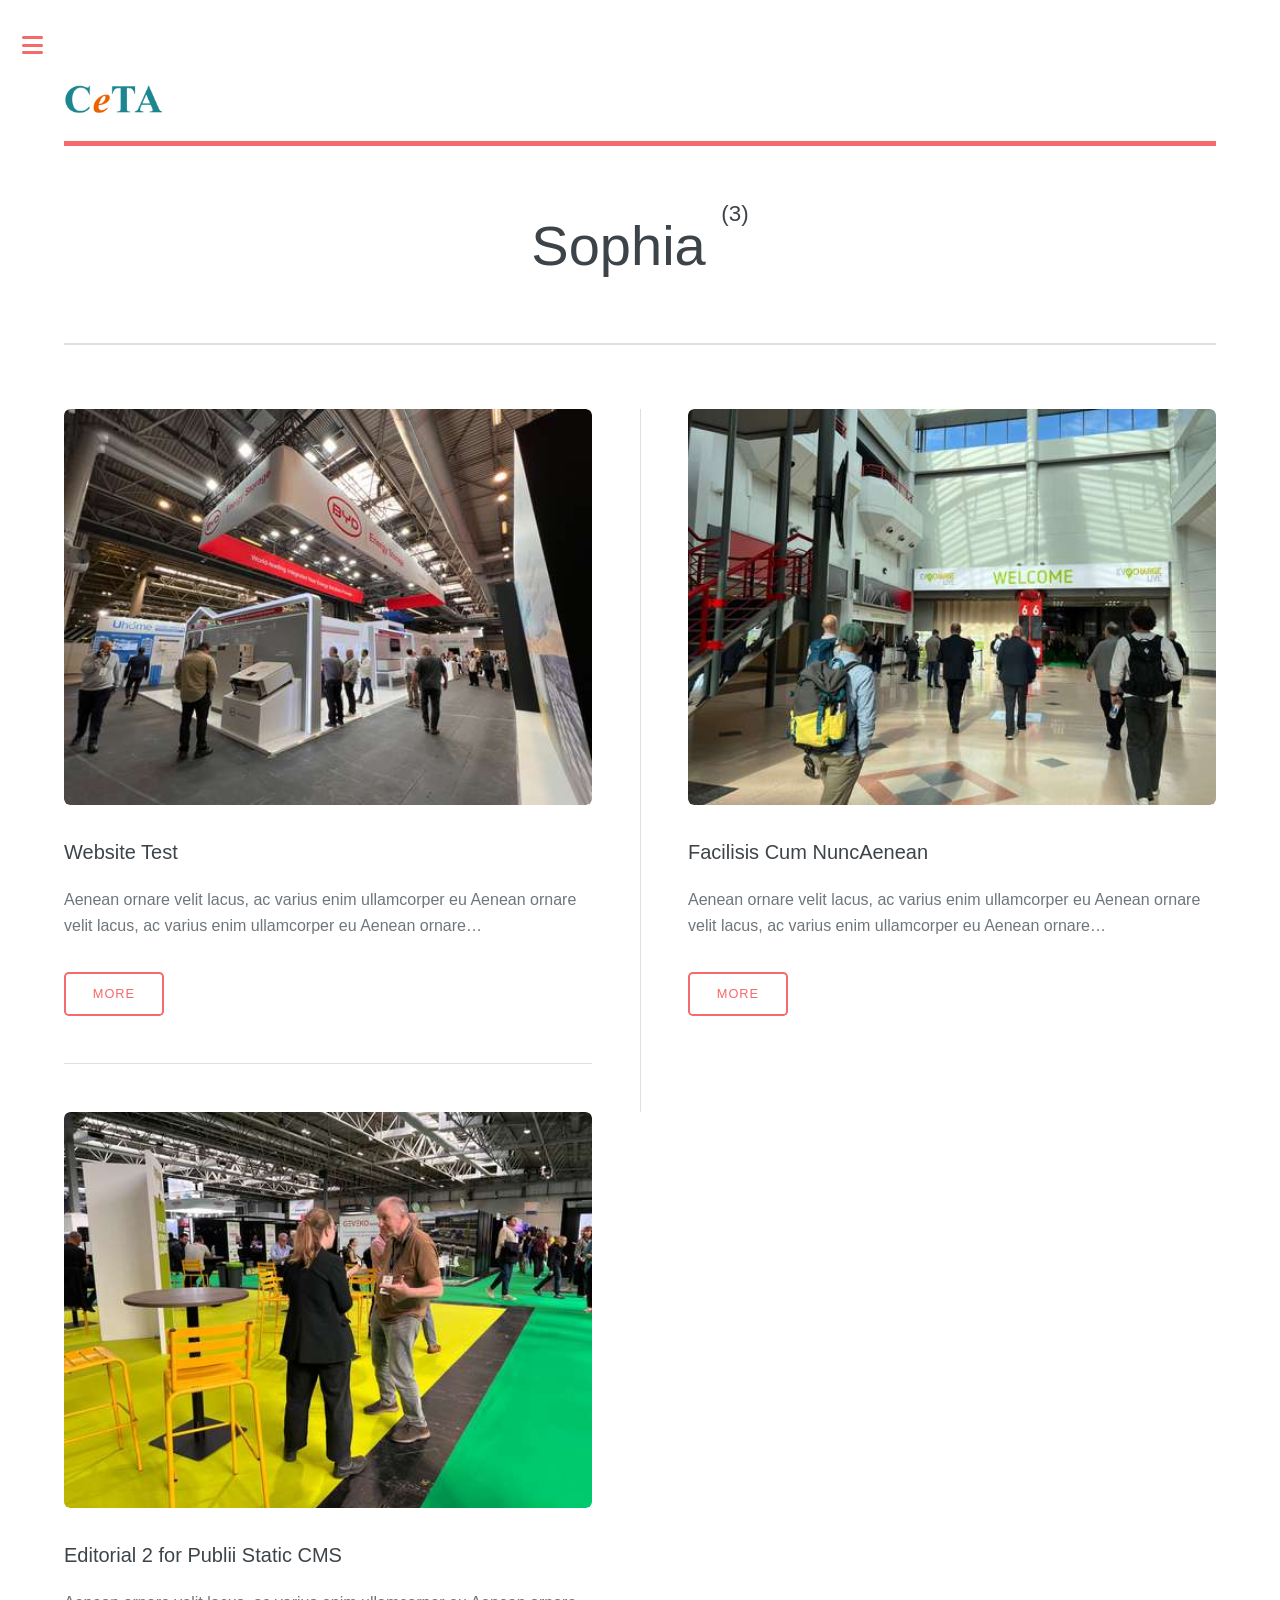
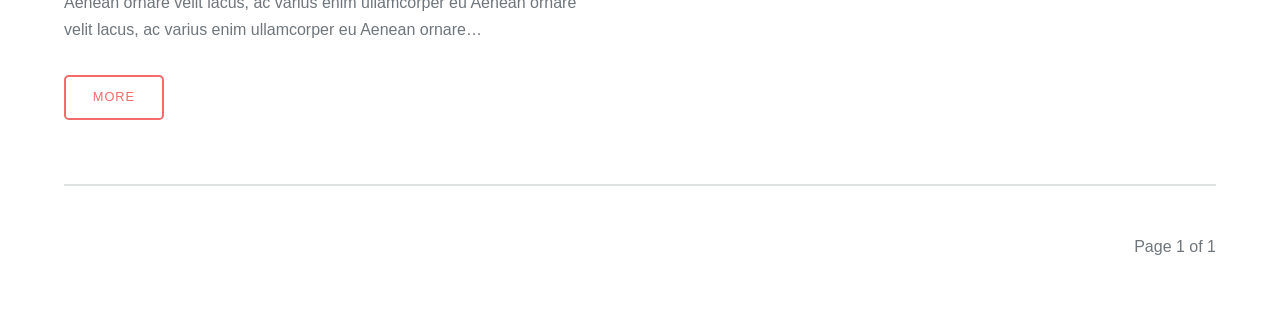
<file: authors/sophia/index.html>
<!DOCTYPE html><html lang="en-gb"><head><meta charset="utf-8"><meta http-equiv="X-UA-Compatible" content="IE=edge"><meta name="viewport" content="width=device-width,initial-scale=1,user-scalable=no"><title>Author: Sophia - Clean Energy Technology Alliance</title><meta name="robots" content="noindex, follow"><meta name="generator" content="Publii Open-Source CMS for Static Site"><link rel="alternate" type="application/atom+xml" href="https://riverreauk-beep.github.io/ceta-uk/feed.xml" title="Clean Energy Technology Alliance - RSS"><link rel="alternate" type="application/json" href="https://riverreauk-beep.github.io/ceta-uk/feed.json" title="Clean Energy Technology Alliance - JSON"><meta property="og:title" content="Sophia"><meta property="og:image" content="https://riverreauk-beep.github.io/ceta-uk/media/website/CeTA-logo-Wu-Bei-Jing.png"><meta property="og:image:width" content="567"><meta property="og:image:height" content="260"><meta property="og:site_name" content="Clean Energy Technology Alliance"><meta property="og:description" content=""><meta property="og:url" content="https://riverreauk-beep.github.io/ceta-uk/authors/sophia/"><meta property="og:type" content="website"><link rel="stylesheet" href="https://riverreauk-beep.github.io/ceta-uk/assets/css/fontawesome-all.min.css?v&#x3D;85514f933f9e0b82460af63f1a403fa5"><link rel="stylesheet" href="https://riverreauk-beep.github.io/ceta-uk/assets/css/style.css?v&#x3D;0f0c1cea1f9e9253befc2fb3371e8c51"><script type="application/ld+json">{"@context":"http://schema.org","@type":"Organization","name":"Clean Energy Technology Alliance","logo":"https://riverreauk-beep.github.io/ceta-uk/media/website/CeTA-logo-Wu-Bei-Jing.png","url":"https://riverreauk-beep.github.io/ceta-uk/"}</script><noscript><style>img[loading] {
                    opacity: 1;
                }</style></noscript></head><body class="is-preload author-template"><div id="wrapper"><div id="main"><div class="inner"><header id="header"><a class="logo logo-image" href="https://riverreauk-beep.github.io/ceta-uk/"><img src="https://riverreauk-beep.github.io/ceta-uk/media/website/CeTA-logo-Wu-Bei-Jing.png" alt="Clean Energy Technology Alliance" width="567" height="260"></a></header><div class="page-header author-header"><h1>Sophia <sup>(3)</sup></h1></div><section><div class="posts"><article><a href="https://riverreauk-beep.github.io/ceta-uk/website-test/" class="image fit"><img src="https://riverreauk-beep.github.io/ceta-uk/media/posts/6/IMG_7402.JPEG" srcset="https://riverreauk-beep.github.io/ceta-uk/media/posts/6/responsive/IMG_7402-xs.JPEG 300w, https://riverreauk-beep.github.io/ceta-uk/media/posts/6/responsive/IMG_7402-sm.JPEG 480w, https://riverreauk-beep.github.io/ceta-uk/media/posts/6/responsive/IMG_7402-md.JPEG 768w" sizes="(max-width: 768px) 100vw, 33vw" loading="lazy" height="1536" width="2048" alt=""></a><h3><a href="https://riverreauk-beep.github.io/ceta-uk/website-test/">Website Test</a></h3><p>Aenean ornare velit lacus, ac varius enim ullamcorper eu Aenean ornare velit lacus, ac varius enim ullamcorper eu Aenean ornare&hellip;</p><ul class="actions"><li><a href="https://riverreauk-beep.github.io/ceta-uk/website-test/" class="button">More</a></li></ul></article><article><a href="https://riverreauk-beep.github.io/ceta-uk/facilisis-cum-nunc/" class="image fit"><img src="https://riverreauk-beep.github.io/ceta-uk/media/posts/5/IMG_7376.JPEG" srcset="https://riverreauk-beep.github.io/ceta-uk/media/posts/5/responsive/IMG_7376-xs.JPEG 300w, https://riverreauk-beep.github.io/ceta-uk/media/posts/5/responsive/IMG_7376-sm.JPEG 480w, https://riverreauk-beep.github.io/ceta-uk/media/posts/5/responsive/IMG_7376-md.JPEG 768w" sizes="(max-width: 768px) 100vw, 33vw" loading="lazy" height="1536" width="2048" alt=""></a><h3><a href="https://riverreauk-beep.github.io/ceta-uk/facilisis-cum-nunc/">Facilisis Cum NuncAenean</a></h3><p>Aenean ornare velit lacus, ac varius enim ullamcorper eu Aenean ornare velit lacus, ac varius enim ullamcorper eu Aenean ornare&hellip;</p><ul class="actions"><li><a href="https://riverreauk-beep.github.io/ceta-uk/facilisis-cum-nunc/" class="button">More</a></li></ul></article><article><a href="https://riverreauk-beep.github.io/ceta-uk/editorial-2-for-publii-static-cms/" class="image fit"><img src="https://riverreauk-beep.github.io/ceta-uk/media/posts/4/IMG_7387.JPEG" srcset="https://riverreauk-beep.github.io/ceta-uk/media/posts/4/responsive/IMG_7387-xs.JPEG 300w, https://riverreauk-beep.github.io/ceta-uk/media/posts/4/responsive/IMG_7387-sm.JPEG 480w, https://riverreauk-beep.github.io/ceta-uk/media/posts/4/responsive/IMG_7387-md.JPEG 768w" sizes="(max-width: 768px) 100vw, 33vw" loading="lazy" height="1536" width="2048" alt=""></a><h3><a href="https://riverreauk-beep.github.io/ceta-uk/editorial-2-for-publii-static-cms/">Editorial 2 for Publii Static CMS</a></h3><p>Aenean ornare velit lacus, ac varius enim ullamcorper eu Aenean ornare velit lacus, ac varius enim ullamcorper eu Aenean ornare&hellip;</p><ul class="actions"><li><a href="https://riverreauk-beep.github.io/ceta-uk/editorial-2-for-publii-static-cms/" class="button">More</a></li></ul></article></div></section><nav class="pagination desc"><small>Page 1 of 1</small></nav></div></div><div id="sidebar"><div class="inner"><nav id="menu"><header class="major"><h2>Menu</h2></header><ul><li><a href="https://riverreauk-beep.github.io/ceta-uk/" target="_self">HOME</a></li><li class="has-submenu"><a href="https://riverreauk-beep.github.io/ceta-uk/facilisis-cum-nunc/" target="_self" aria-haspopup="true" class="opener">Energy Solutions</a><ul class="submenu level-2" aria-hidden="true"><li><a href="https://riverreauk-beep.github.io/ceta-uk/facilisis-cum-nunc/" target="_blank">Residential EV Charging</a></li><li><a href="https://riverreauk-beep.github.io/ceta-uk/facilisis-cum-nunc/" target="_self">Ultra-Fast EV Charging</a></li></ul></li><li class="has-submenu"><a href="https://riverreauk-beep.github.io/ceta-uk/page-test/" target="_self" aria-haspopup="true" class="opener">Products &amp; Services</a><ul class="submenu level-2" aria-hidden="true"><li><a href="https://riverreauk-beep.github.io/ceta-uk/page-test/" target="_self">AKE - Smart Parking &amp; Charging Systems</a></li></ul></li><li><a href="https://riverreauk-beep.github.io/ceta-uk/page-test/" target="_self">About CeTA</a></li></ul></nav><section><header class="major"><h2>Editor Pick's</h2></header><div class="mini-posts"><article><a href="https://riverreauk-beep.github.io/ceta-uk/facilisis-cum-nunc/" class="image fit"><img src="https://riverreauk-beep.github.io/ceta-uk/media/posts/5/IMG_7376.JPEG" srcset="https://riverreauk-beep.github.io/ceta-uk/media/posts/5/responsive/IMG_7376-xs.JPEG 300w, https://riverreauk-beep.github.io/ceta-uk/media/posts/5/responsive/IMG_7376-sm.JPEG 480w, https://riverreauk-beep.github.io/ceta-uk/media/posts/5/responsive/IMG_7376-md.JPEG 768w" sizes="(max-width: 768px) 100vw, 33vw" loading="lazy" height="1536" width="2048" alt=""></a><h3><a href="https://riverreauk-beep.github.io/ceta-uk/facilisis-cum-nunc/">Facilisis Cum NuncAenean</a></h3><p>Aenean ornare velit lacus, ac varius enim ullamcorper eu Aenean ornare velit lacus, ac varius enim ullamcorper eu Aenean ornare&hellip;</p></article><article><a href="https://riverreauk-beep.github.io/ceta-uk/editorial-2-for-publii-static-cms/" class="image fit"><img src="https://riverreauk-beep.github.io/ceta-uk/media/posts/4/IMG_7387.JPEG" srcset="https://riverreauk-beep.github.io/ceta-uk/media/posts/4/responsive/IMG_7387-xs.JPEG 300w, https://riverreauk-beep.github.io/ceta-uk/media/posts/4/responsive/IMG_7387-sm.JPEG 480w, https://riverreauk-beep.github.io/ceta-uk/media/posts/4/responsive/IMG_7387-md.JPEG 768w" sizes="(max-width: 768px) 100vw, 33vw" loading="lazy" height="1536" width="2048" alt=""></a><h3><a href="https://riverreauk-beep.github.io/ceta-uk/editorial-2-for-publii-static-cms/">Editorial 2 for Publii Static CMS</a></h3><p>Aenean ornare velit lacus, ac varius enim ullamcorper eu Aenean ornare velit lacus, ac varius enim ullamcorper eu Aenean ornare&hellip;</p></article></div><ul class="actions"><li><a href="https://riverreauk-beep.github.io/ceta-uk/tags/test/" class="button">More</a></li></ul></section><section><header class="major"><h2>Get in touch</h2></header><p>Sed varius enim lorem ullamcorper dolore aliquam aenean ornare velit lacus,ac varius enim lorem ullamcorper dolore. Proin sed aliqu facilisis ante interdum. Sed nulla amet lorem feugiat tempus aliquam.</p><ul class="contact"><li class="icon solid fa-envelope"><a href="#">information@untitled.tld</a></li><li class="icon solid fa-phone">(000) 000-0000</li><li class="icon solid fa-home">1234 Somewhere Road #8254<br>Nashville, TN 00000-0000</li></ul></section><footer id="footer"><p class="copyright">© 2013-2026 CeTA / Johnston Plus Ltd. All Rights Reserved. Registered Company No: SC328848. VAT Reg No: GB 917 9045 06.</p></footer></div></div></div><script src="https://riverreauk-beep.github.io/ceta-uk/assets/js/jquery.min.js?v&#x3D;7c14a783dfeb3d238ccd3edd840d82ee"></script><script src="https://riverreauk-beep.github.io/ceta-uk/assets/js/browser.min.js?v&#x3D;c07298dd19048a8a69ad97e754dfe8d0"></script><script src="https://riverreauk-beep.github.io/ceta-uk/assets/js/breakpoints.min.js?v&#x3D;81a479eb099e3b187613943b085923b8"></script><script src="https://riverreauk-beep.github.io/ceta-uk/assets/js/util.min.js?v&#x3D;cbdaf7c20ac2883c77ae23acfbabd47e"></script><script src="https://riverreauk-beep.github.io/ceta-uk/assets/js/main.min.js?v&#x3D;08add7f6d435054ad38ec38d7cf8be40"></script><script>var images=document.querySelectorAll("img[loading]");for(var i=0;i<images.length;i++){if(images[i].complete){images[i].classList.add("is-loaded")}else{images[i].addEventListener("load",function(){this.classList.add("is-loaded")},false)}};</script></body></html>
</file>
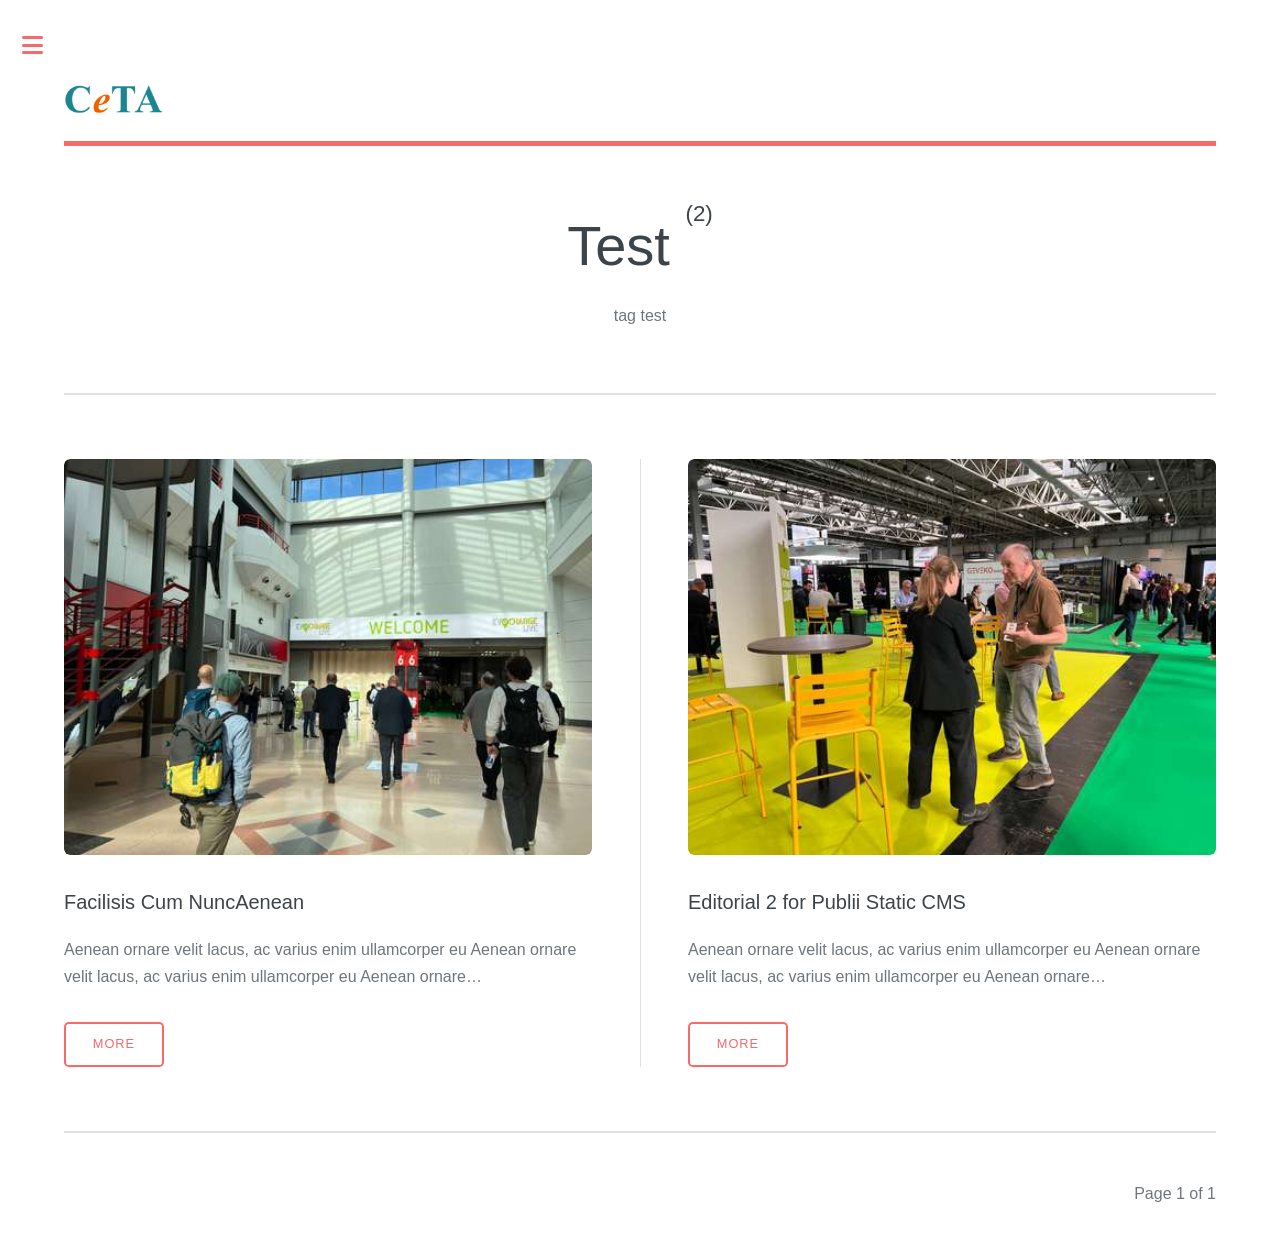
<file: tags/test/index.html>
<!DOCTYPE html><html lang="en-gb"><head><meta charset="utf-8"><meta http-equiv="X-UA-Compatible" content="IE=edge"><meta name="viewport" content="width=device-width,initial-scale=1,user-scalable=no"><title>Tag: Test - Clean Energy Technology Alliance</title><meta name="robots" content="noindex, follow"><meta name="generator" content="Publii Open-Source CMS for Static Site"><link rel="alternate" type="application/atom+xml" href="https://riverreauk-beep.github.io/ceta-uk/feed.xml" title="Clean Energy Technology Alliance - RSS"><link rel="alternate" type="application/json" href="https://riverreauk-beep.github.io/ceta-uk/feed.json" title="Clean Energy Technology Alliance - JSON"><meta property="og:title" content="Test"><meta property="og:image" content="https://riverreauk-beep.github.io/ceta-uk/media/website/CeTA-logo-Wu-Bei-Jing.png"><meta property="og:image:width" content="567"><meta property="og:image:height" content="260"><meta property="og:site_name" content="Clean Energy Technology Alliance"><meta property="og:description" content=""><meta property="og:url" content="https://riverreauk-beep.github.io/ceta-uk/tags/test/"><meta property="og:type" content="website"><link rel="stylesheet" href="https://riverreauk-beep.github.io/ceta-uk/assets/css/fontawesome-all.min.css?v&#x3D;85514f933f9e0b82460af63f1a403fa5"><link rel="stylesheet" href="https://riverreauk-beep.github.io/ceta-uk/assets/css/style.css?v&#x3D;0f0c1cea1f9e9253befc2fb3371e8c51"><script type="application/ld+json">{"@context":"http://schema.org","@type":"Organization","name":"Clean Energy Technology Alliance","logo":"https://riverreauk-beep.github.io/ceta-uk/media/website/CeTA-logo-Wu-Bei-Jing.png","url":"https://riverreauk-beep.github.io/ceta-uk/"}</script><noscript><style>img[loading] {
                    opacity: 1;
                }</style></noscript></head><body class="is-preload tag-template"><div id="wrapper"><div id="main"><div class="inner"><header id="header"><a class="logo logo-image" href="https://riverreauk-beep.github.io/ceta-uk/"><img src="https://riverreauk-beep.github.io/ceta-uk/media/website/CeTA-logo-Wu-Bei-Jing.png" alt="Clean Energy Technology Alliance" width="567" height="260"></a></header><div class="page-header"><h1>Test <sup>(2)</sup></h1><p>tag test</p></div><section><div class="posts"><article><a href="https://riverreauk-beep.github.io/ceta-uk/facilisis-cum-nunc/" class="image fit"><img src="https://riverreauk-beep.github.io/ceta-uk/media/posts/5/IMG_7376.JPEG" srcset="https://riverreauk-beep.github.io/ceta-uk/media/posts/5/responsive/IMG_7376-xs.JPEG 300w, https://riverreauk-beep.github.io/ceta-uk/media/posts/5/responsive/IMG_7376-sm.JPEG 480w, https://riverreauk-beep.github.io/ceta-uk/media/posts/5/responsive/IMG_7376-md.JPEG 768w" sizes="(max-width: 768px) 100vw, 33vw" loading="lazy" height="1536" width="2048" alt=""></a><h3><a href="https://riverreauk-beep.github.io/ceta-uk/facilisis-cum-nunc/">Facilisis Cum NuncAenean</a></h3><p>Aenean ornare velit lacus, ac varius enim ullamcorper eu Aenean ornare velit lacus, ac varius enim ullamcorper eu Aenean ornare&hellip;</p><ul class="actions"><li><a href="https://riverreauk-beep.github.io/ceta-uk/facilisis-cum-nunc/" class="button">More</a></li></ul></article><article><a href="https://riverreauk-beep.github.io/ceta-uk/editorial-2-for-publii-static-cms/" class="image fit"><img src="https://riverreauk-beep.github.io/ceta-uk/media/posts/4/IMG_7387.JPEG" srcset="https://riverreauk-beep.github.io/ceta-uk/media/posts/4/responsive/IMG_7387-xs.JPEG 300w, https://riverreauk-beep.github.io/ceta-uk/media/posts/4/responsive/IMG_7387-sm.JPEG 480w, https://riverreauk-beep.github.io/ceta-uk/media/posts/4/responsive/IMG_7387-md.JPEG 768w" sizes="(max-width: 768px) 100vw, 33vw" loading="lazy" height="1536" width="2048" alt=""></a><h3><a href="https://riverreauk-beep.github.io/ceta-uk/editorial-2-for-publii-static-cms/">Editorial 2 for Publii Static CMS</a></h3><p>Aenean ornare velit lacus, ac varius enim ullamcorper eu Aenean ornare velit lacus, ac varius enim ullamcorper eu Aenean ornare&hellip;</p><ul class="actions"><li><a href="https://riverreauk-beep.github.io/ceta-uk/editorial-2-for-publii-static-cms/" class="button">More</a></li></ul></article></div></section><nav class="pagination desc"><small>Page 1 of 1</small></nav></div></div><div id="sidebar"><div class="inner"><nav id="menu"><header class="major"><h2>Menu</h2></header><ul><li><a href="https://riverreauk-beep.github.io/ceta-uk/" target="_self">HOME</a></li><li class="has-submenu"><a href="https://riverreauk-beep.github.io/ceta-uk/facilisis-cum-nunc/" target="_self" aria-haspopup="true" class="opener">Energy Solutions</a><ul class="submenu level-2" aria-hidden="true"><li><a href="https://riverreauk-beep.github.io/ceta-uk/facilisis-cum-nunc/" target="_blank">Residential EV Charging</a></li><li><a href="https://riverreauk-beep.github.io/ceta-uk/facilisis-cum-nunc/" target="_self">Ultra-Fast EV Charging</a></li></ul></li><li class="has-submenu"><a href="https://riverreauk-beep.github.io/ceta-uk/page-test/" target="_self" aria-haspopup="true" class="opener">Products &amp; Services</a><ul class="submenu level-2" aria-hidden="true"><li><a href="https://riverreauk-beep.github.io/ceta-uk/page-test/" target="_self">AKE - Smart Parking &amp; Charging Systems</a></li></ul></li><li><a href="https://riverreauk-beep.github.io/ceta-uk/page-test/" target="_self">About CeTA</a></li></ul></nav><section><header class="major"><h2>Editor Pick's</h2></header><div class="mini-posts"><article><a href="https://riverreauk-beep.github.io/ceta-uk/facilisis-cum-nunc/" class="image fit"><img src="https://riverreauk-beep.github.io/ceta-uk/media/posts/5/IMG_7376.JPEG" srcset="https://riverreauk-beep.github.io/ceta-uk/media/posts/5/responsive/IMG_7376-xs.JPEG 300w, https://riverreauk-beep.github.io/ceta-uk/media/posts/5/responsive/IMG_7376-sm.JPEG 480w, https://riverreauk-beep.github.io/ceta-uk/media/posts/5/responsive/IMG_7376-md.JPEG 768w" sizes="(max-width: 768px) 100vw, 33vw" loading="lazy" height="1536" width="2048" alt=""></a><h3><a href="https://riverreauk-beep.github.io/ceta-uk/facilisis-cum-nunc/">Facilisis Cum NuncAenean</a></h3><p>Aenean ornare velit lacus, ac varius enim ullamcorper eu Aenean ornare velit lacus, ac varius enim ullamcorper eu Aenean ornare&hellip;</p></article><article><a href="https://riverreauk-beep.github.io/ceta-uk/editorial-2-for-publii-static-cms/" class="image fit"><img src="https://riverreauk-beep.github.io/ceta-uk/media/posts/4/IMG_7387.JPEG" srcset="https://riverreauk-beep.github.io/ceta-uk/media/posts/4/responsive/IMG_7387-xs.JPEG 300w, https://riverreauk-beep.github.io/ceta-uk/media/posts/4/responsive/IMG_7387-sm.JPEG 480w, https://riverreauk-beep.github.io/ceta-uk/media/posts/4/responsive/IMG_7387-md.JPEG 768w" sizes="(max-width: 768px) 100vw, 33vw" loading="lazy" height="1536" width="2048" alt=""></a><h3><a href="https://riverreauk-beep.github.io/ceta-uk/editorial-2-for-publii-static-cms/">Editorial 2 for Publii Static CMS</a></h3><p>Aenean ornare velit lacus, ac varius enim ullamcorper eu Aenean ornare velit lacus, ac varius enim ullamcorper eu Aenean ornare&hellip;</p></article></div><ul class="actions"><li><a href="https://riverreauk-beep.github.io/ceta-uk/tags/test/" class="button">More</a></li></ul></section><section><header class="major"><h2>Get in touch</h2></header><p>Sed varius enim lorem ullamcorper dolore aliquam aenean ornare velit lacus,ac varius enim lorem ullamcorper dolore. Proin sed aliqu facilisis ante interdum. Sed nulla amet lorem feugiat tempus aliquam.</p><ul class="contact"><li class="icon solid fa-envelope"><a href="#">information@untitled.tld</a></li><li class="icon solid fa-phone">(000) 000-0000</li><li class="icon solid fa-home">1234 Somewhere Road #8254<br>Nashville, TN 00000-0000</li></ul></section><footer id="footer"><p class="copyright">© 2013-2026 CeTA / Johnston Plus Ltd. All Rights Reserved. Registered Company No: SC328848. VAT Reg No: GB 917 9045 06.</p></footer></div></div></div><script src="https://riverreauk-beep.github.io/ceta-uk/assets/js/jquery.min.js?v&#x3D;7c14a783dfeb3d238ccd3edd840d82ee"></script><script src="https://riverreauk-beep.github.io/ceta-uk/assets/js/browser.min.js?v&#x3D;c07298dd19048a8a69ad97e754dfe8d0"></script><script src="https://riverreauk-beep.github.io/ceta-uk/assets/js/breakpoints.min.js?v&#x3D;81a479eb099e3b187613943b085923b8"></script><script src="https://riverreauk-beep.github.io/ceta-uk/assets/js/util.min.js?v&#x3D;cbdaf7c20ac2883c77ae23acfbabd47e"></script><script src="https://riverreauk-beep.github.io/ceta-uk/assets/js/main.min.js?v&#x3D;08add7f6d435054ad38ec38d7cf8be40"></script><script>var images=document.querySelectorAll("img[loading]");for(var i=0;i<images.length;i++){if(images[i].complete){images[i].classList.add("is-loaded")}else{images[i].addEventListener("load",function(){this.classList.add("is-loaded")},false)}};</script></body></html>
</file>
